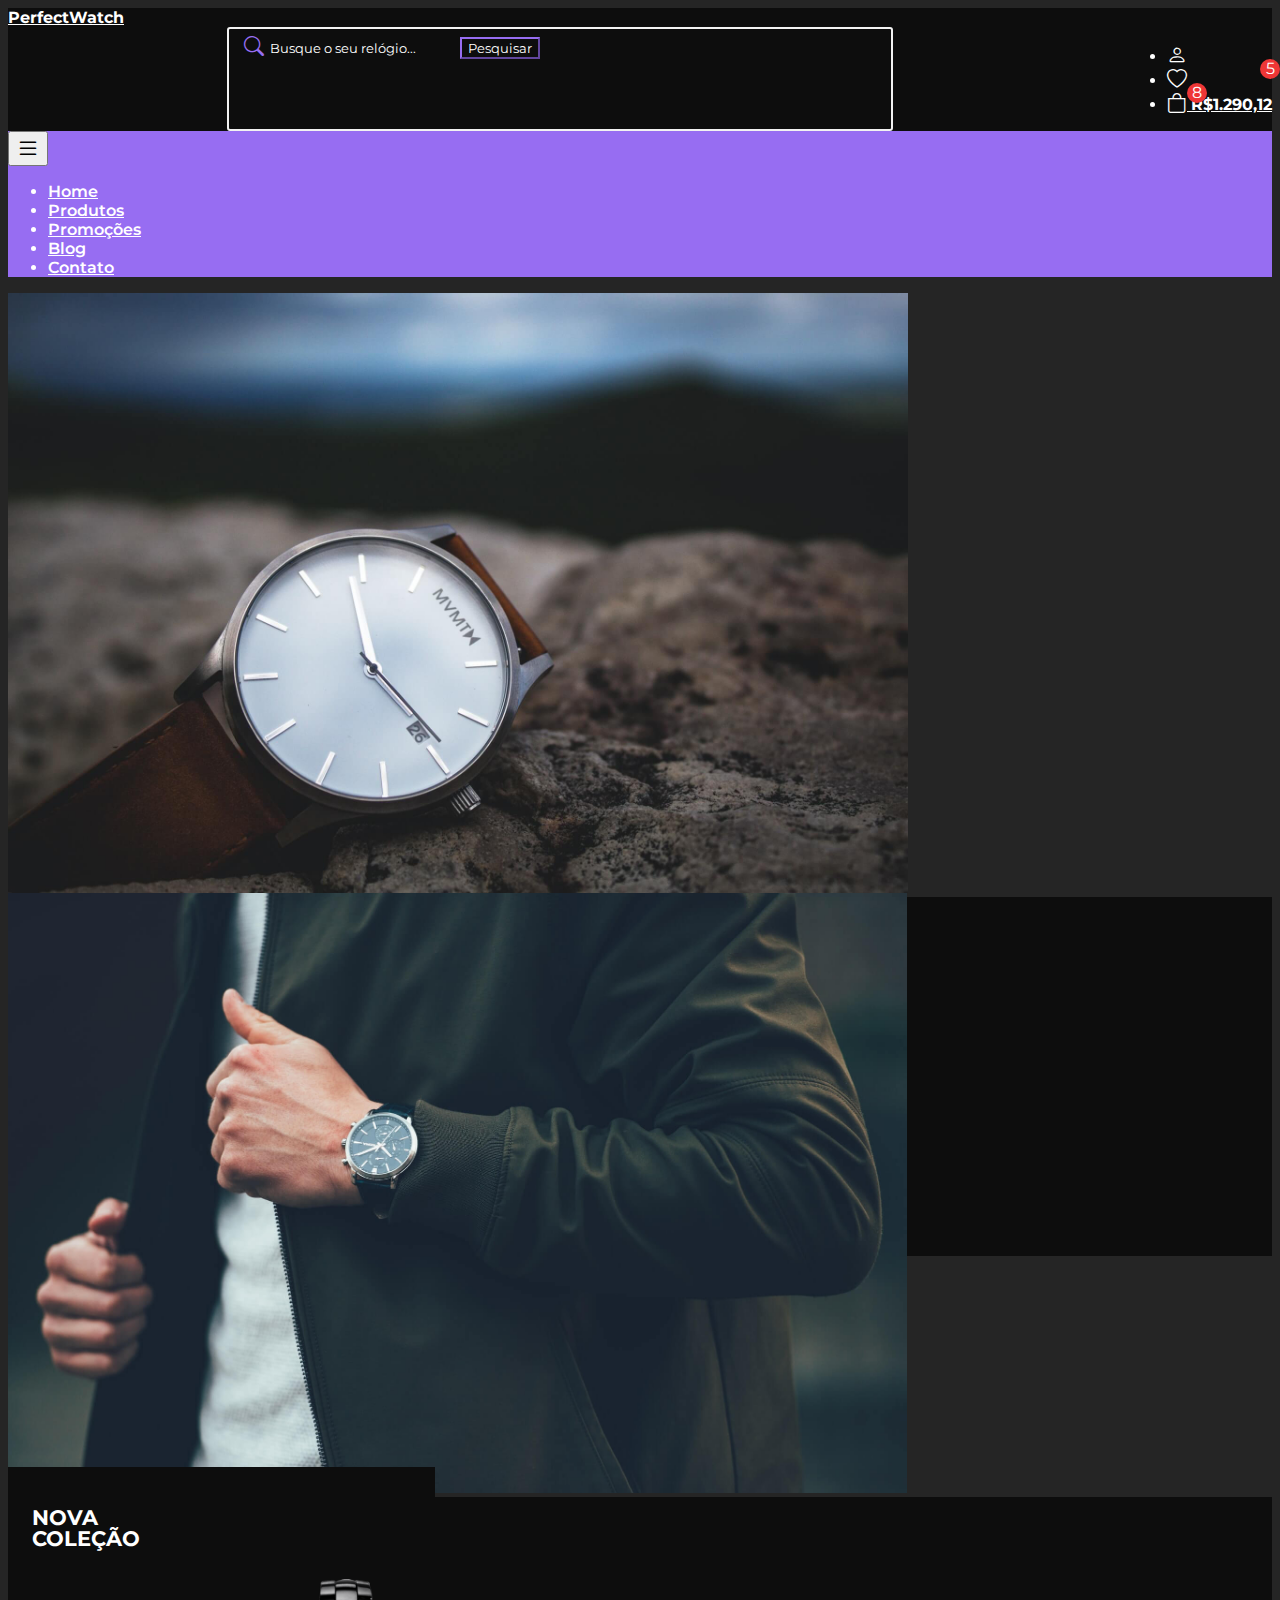
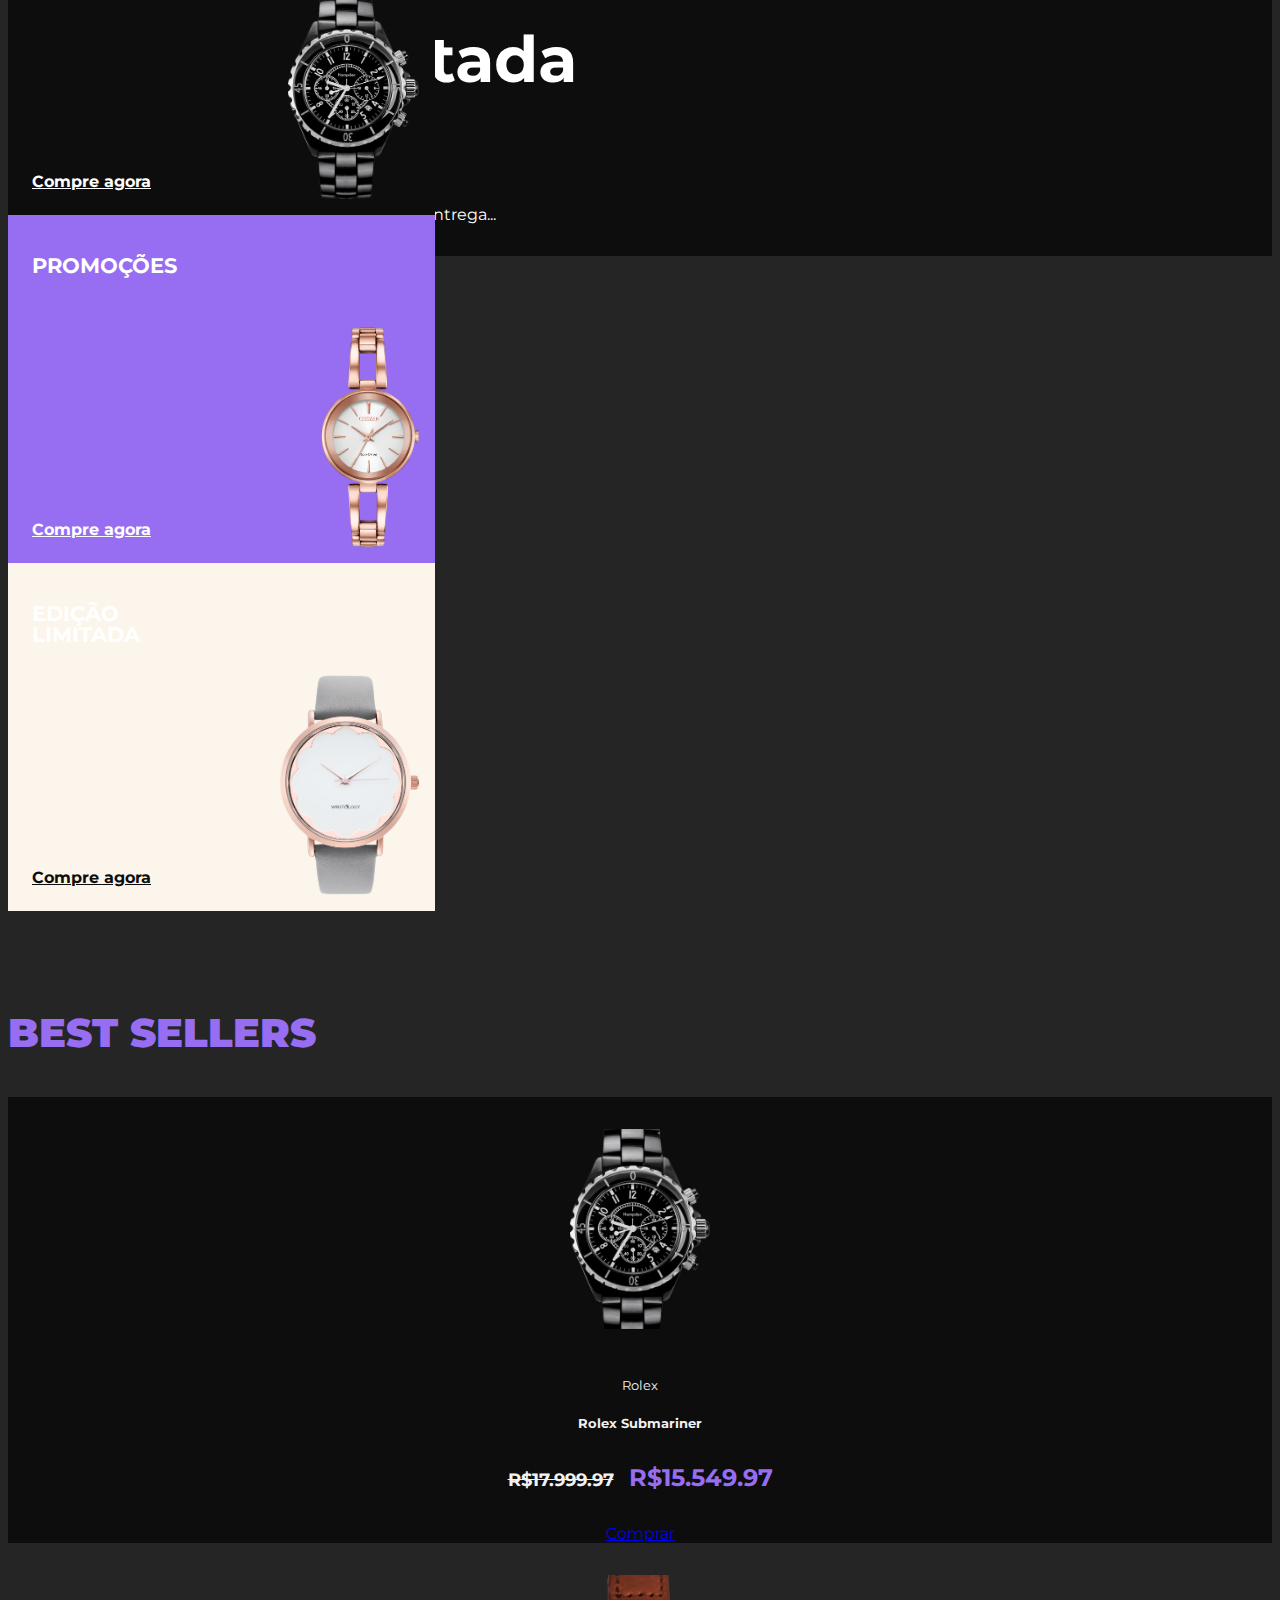
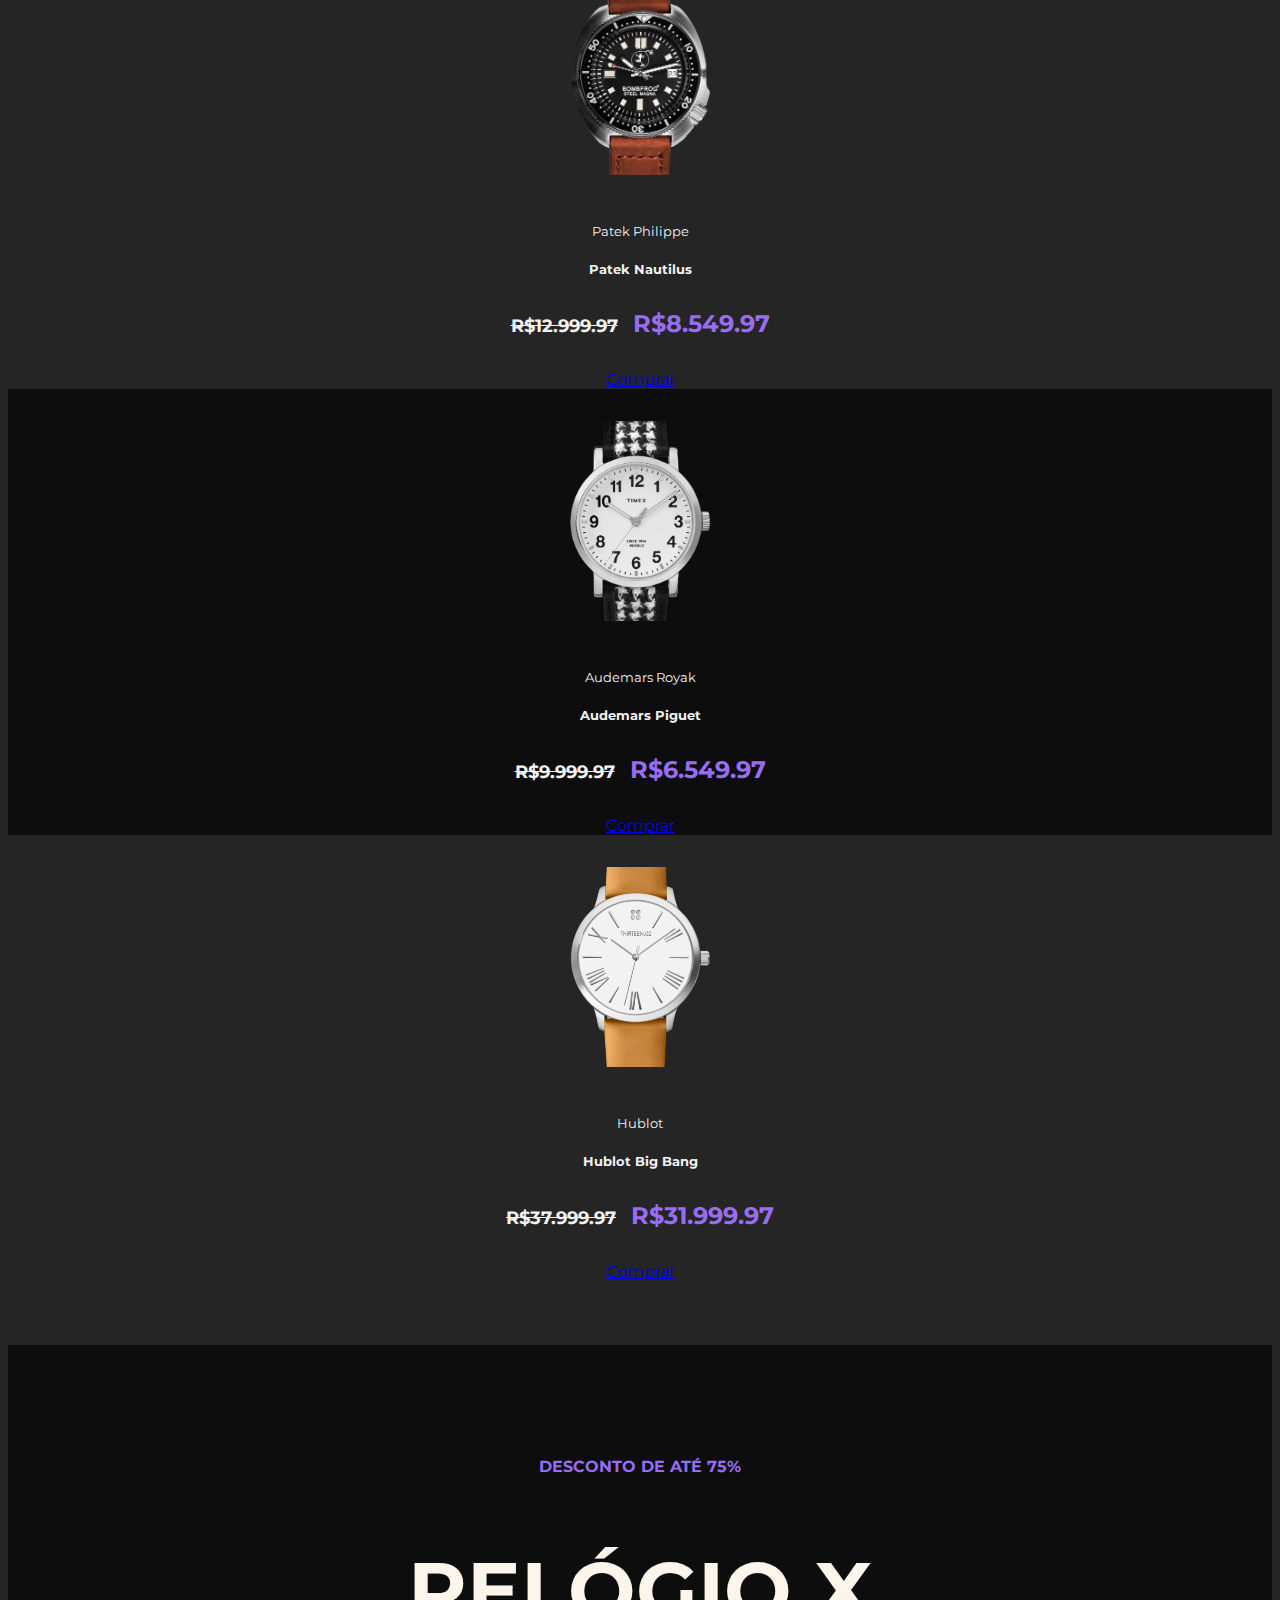
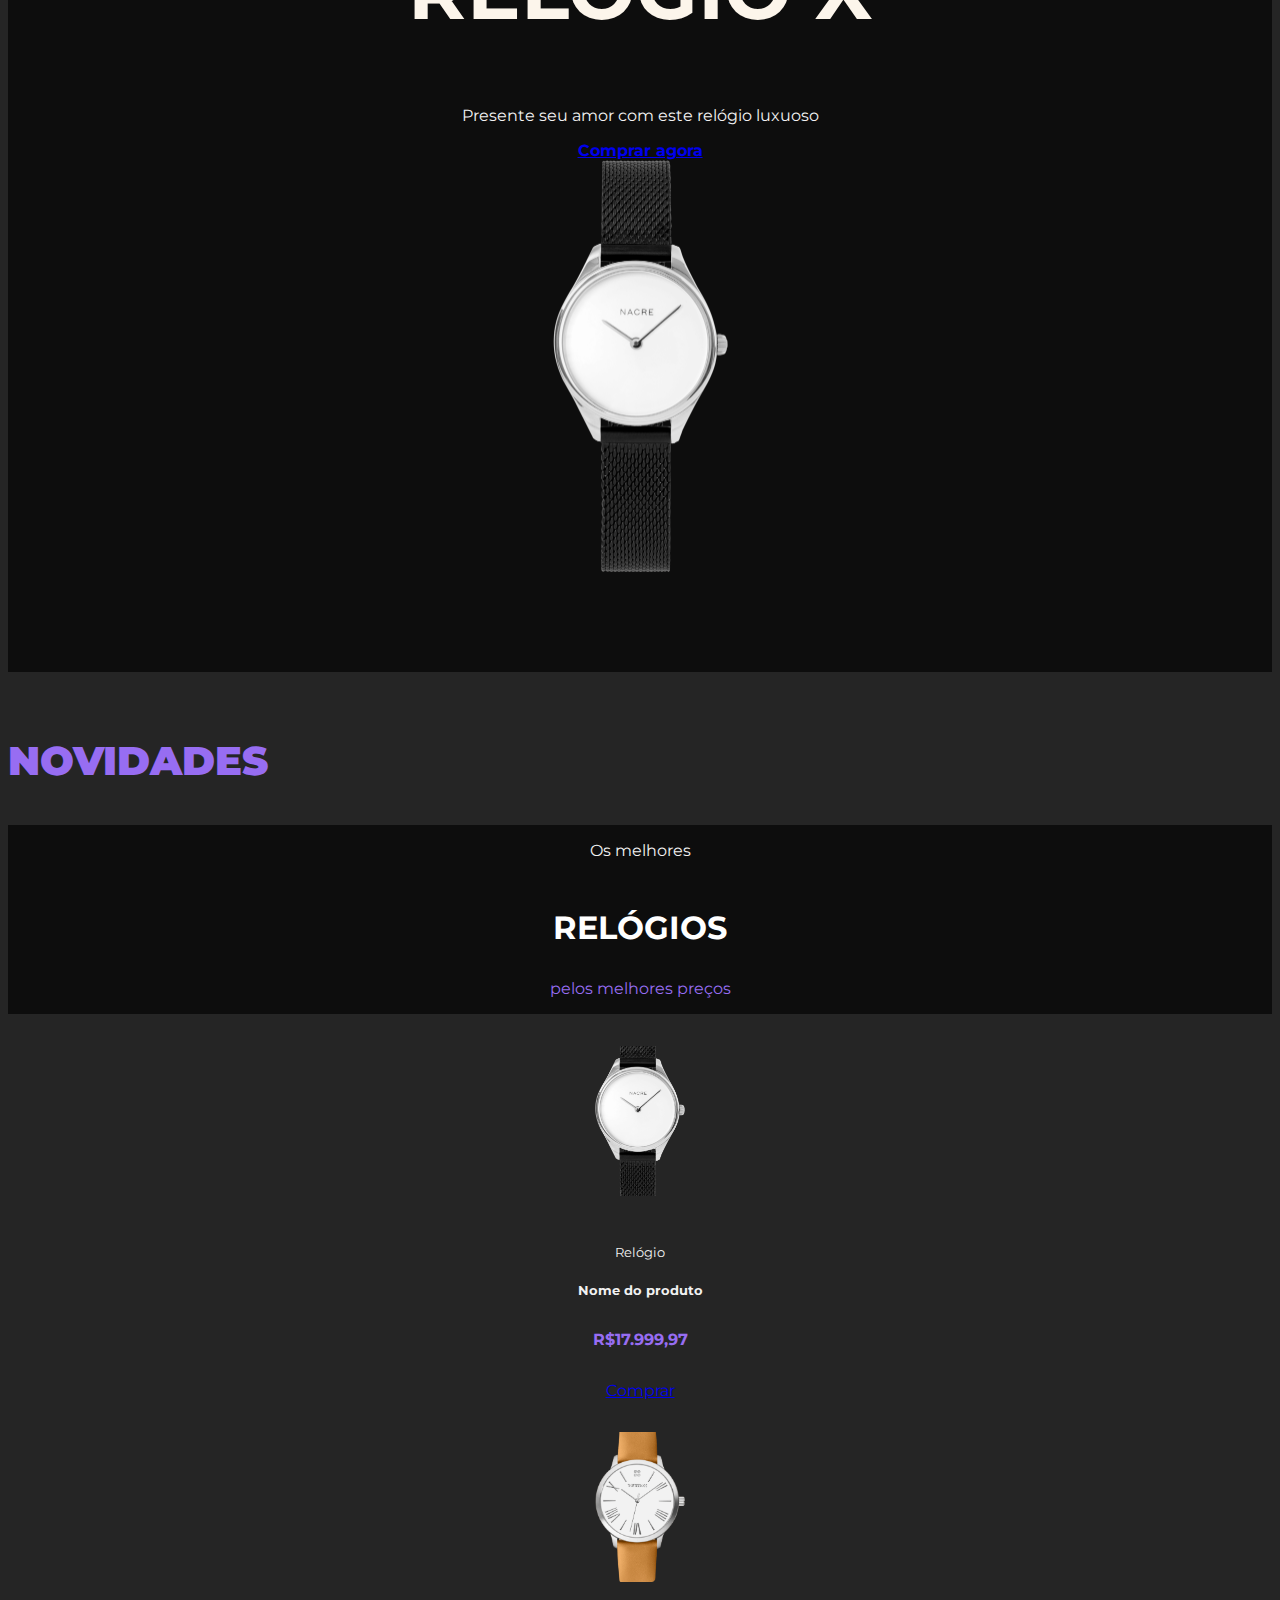
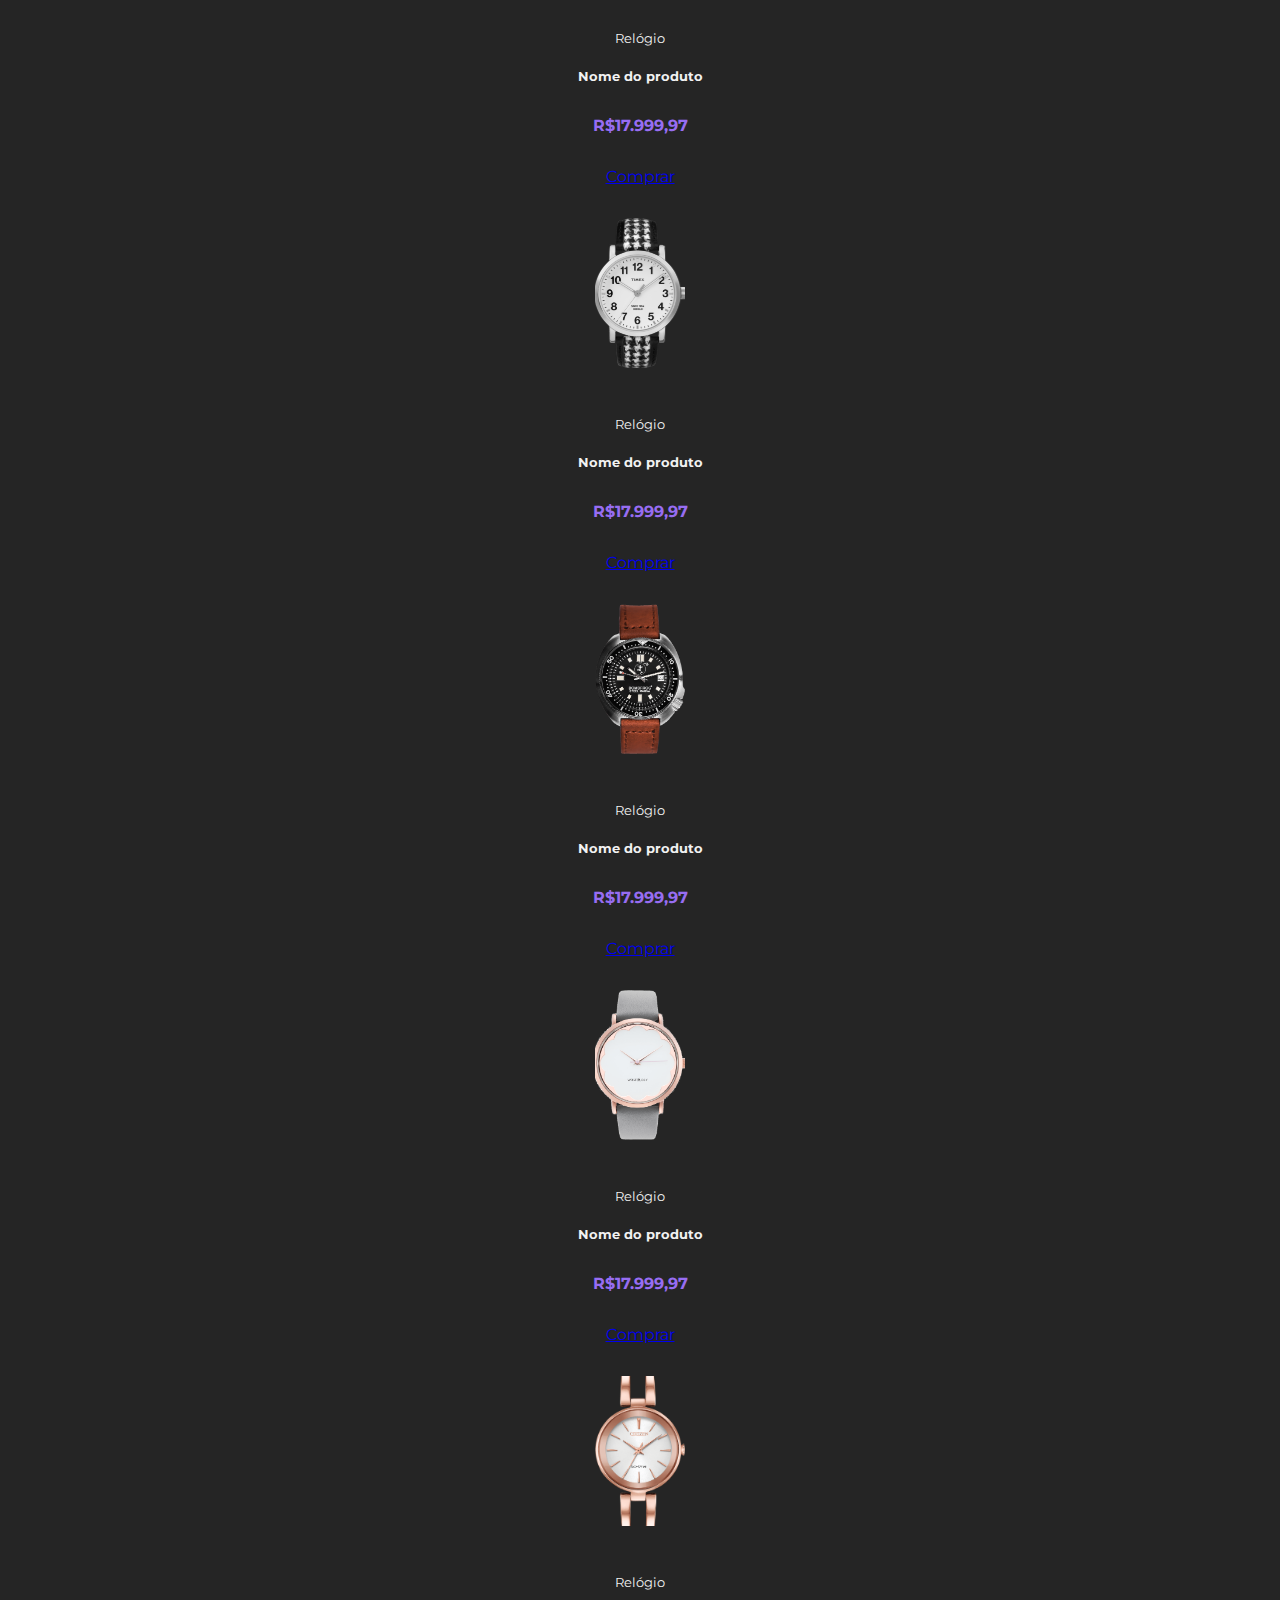
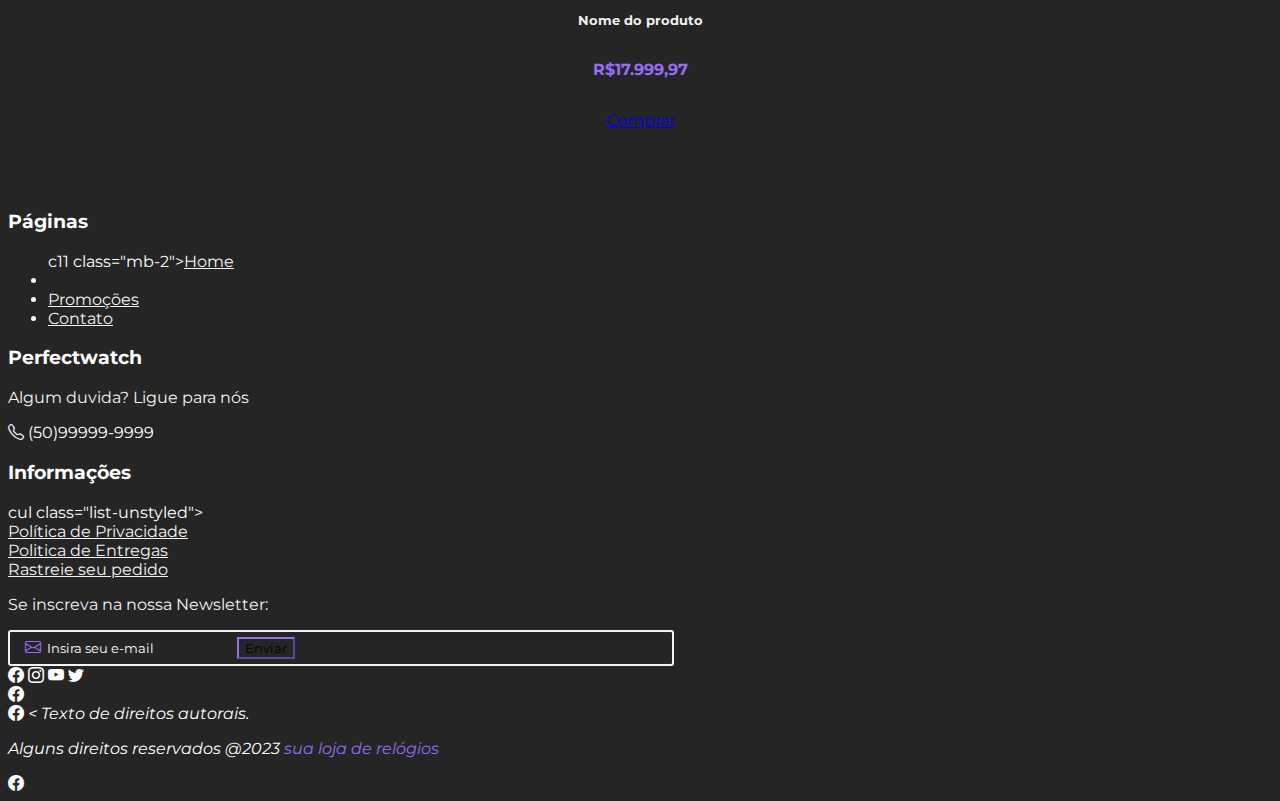
<file: 11_EX_Navbar/index.html>
<!DOCTYPE html>
<html lang="pt-br">
<head>
  <meta charset="UTF-8">
  <meta http-equiv="X-UA-Compatible" content="IE=edge">
  <meta name="viewport" content="width=device-width, initial-scale=1.0">
  <title>PerfectWatch</title>

  <!-- Favicon -->
  <link rel="shortcut icon" href="img/favicon.ico" type="image/x-icon">

  <!-- Google fonts -->
  <link rel="preconnect" href="https://fonts.googleapis.com">
  <link rel="preconnect" href="https://fonts.gstatic.com" crossorigin>
  <link href="https://fonts.googleapis.com/css2?family=Montserrat:ital,wght@0,100;0,200;0,300;0,400;0,500;0,600;0,700;0,800;0,900;1,100;1,200;1,300;1,400;1,500;1,600;1,700;1,800;1,900&display=swap" rel="stylesheet">

  <!-- Link (Bootstrap) -->
  <link href="https://cdn.jsdelivr.net/npm/bootstrap@5.3.1/dist/css/bootstrap.min.css" rel="stylesheet" integrity="sha384-4bw+/aepP/YC94hEpVNVgiZdgIC5+VKNBQNGCHeKRQN+PtmoHDEXuppvnDJzQIu9" crossorigin="anonymous">
  
  <!-- Link para (Bootstrap Icons) -->
  <link rel="stylesheet" href="https://cdn.jsdelivr.net/npm/bootstrap-icons@1.10.5/font/bootstrap-icons.css">

  <!-- Link CSS (Próprio) -->
  <link rel="stylesheet" href="css/styles.css">

  <!-- JavaScript Bundle with Popper -->
  <script src="https://cdn.jsdelivr.net/npm/bootstrap@5.3.1/dist/js/bootstrap.bundle.min.js" integrity="sha384-HwwvtgBNo3bZJJLYd8oVXjrBZt8cqVSpeBNS5n7C8IVInixGAoxmnlMuBnhbgrkm" crossorigin="anonymous" defer></script>
  
</head>
<body>
  <!-- NAVBAR -->
 <nav class="navbar navbar-expand-lg destaque py-4 px-2" id="navbar">
    <div class="container">
      <!-- LOGO -->
      <a class="navbar-brand" href="#">PerfectWatch</a>
      <!-- ITENS -->
      <div id="navbar-items">
        <div></div>

        <!-- FORMULARIO -->
        <form class="d-flex" id="search-form">
          <i class="bi bi-search primary-color"></i>
          <input class="form-control me-2" type="search" placeholder="Busque o seu relógio..." aria-label="Search">
          <button class="btn secondary-bg-color" type="submit">Pesquisar</button>
        </form>

        <!-- ICONES BARRA -->
        <ul class="navbar-nav mb-2 mb-lg-0">
          <li class="nav-item">
            <a class="nav-link" href="#">
              <i class="bi bi-person"></i>
            </a>
          </li>
          <li class="nav-item">
            <a class="nav-link" href="#">
              <i class="bi bi-heart"></i>
            </a>
            <span class="qty-info">5</span>
          </li>
          <li class="nav-item" id="bag-item">
            <a class="nav-link" href="#">
              <i class="bi bi-bag"></i>
              <b>R$1.290,12</b>
            </a>
            <span class="qty-info">8</span>
          </li>
        </ul>
      </div>
    </div>
  </nav>

      <!-- BARRA NAVEGAÇÃO -->

        <nav class="navbar navbar-expand-lg secondary-bg-color p-2" id="bottom-navbar-container">
          <div class="container">
            <button class="navbar-toggler" type="button" data-bs-toggle="collapse" data-bs-target="#bottom-navbar" aria-controls="bottom-navbar" aria-expanded="false" aria-label="Toggle navigation">
              <i class="bi bi-list"></i>
            </button>

            <!-- ITENS NAVEGAÇÃO -->
            <ul class="navbar-nav mb-2 mb-lg-0 collapse navbar-collapse" id="bottom-navbar">
                <li class="nav-item sobre">
                  <a class="nav-link" href="#">
                  Home
                  </a>
                </li>
                <li class="nav-item sobre">
                  <a class="nav-link" href="#">
                  Produtos
                  </a>
                </li>
                <li class="nav-item sobre">
                  <a class="nav-link" href="#">
                  Promoções
                  </a>
                </li>
                <li class="nav-item sobre">
                  <a class="nav-link" href="#">
                  Blog
                  </a>
                </li>
                <li class="nav-item sobre">
                  <a class="nav-link" href="#">
                  Contato
                  </a>
                </li>
            </ul>
          </div>
        </nav>


        <!-- Banners -->

    <div class="container" id="banners-container">
      <div id="slider" class="carousel slide" data-bs-ride="carousel">
        <div class="carousel-inner">
          <div class="carousel-item active">
            <img src="img/banner1.jpg" alt="..." class="d-block w-100 img-fluid">
            <div class="carousel-caption destaque">
              <h5>Relógios de luxo</h5>
              <p>Para você estar pronto em qualquer situação</p>
            </div>
          </div>
          <div class="carousel-item">
            <img src="img/banner3.jpg" alt="..." class="d-block w-100 img-fluid">
            <div class="carousel-caption destaque">
              <h5>Linha importada</h5>
              <p>Conheça os melhores relógios suícos, com pronta entrega...</p>
            </div>
          </div>
        </div>

        <button class="carousel-control-prev" type="button" data-bs-target="#slider" data-bs-slide="prev">
          <span class="carousel-control-prev-icon" aria-hidden="true"></span>
          <span class="visually-hidden">Previous</span>
        </button>
        <button class="carousel-control-next" type="button" data-bs-target="#slider" data-bs-slide="next">
          <span class="carousel-control-next-icon" aria-hidden="true"></span>
          <span class="visually-hidden">Next</span>
        </button>
      </div>

      <div class="container" id="mini-banners">
        <div class="row justify-content-around">
          <div class="col-12 dark-bg-color" id="mini-banner-1">
            <h2>Nova coleção</h2>
            <img src="img/relogio1.png" alt="Relógio 1">
            <a href="#">Compre agora</a>
          </div>
          <div class="col-12 secondary-bg-color" id="mini-banner-2">
            <h2>Promoções</h2>
            <img src="img/relogio2.png" alt="Relógio 2">
            <a href="#">Compre agora</a>
          </div>
          <div class="col-12 light-bg-color" id="mini-banner-3">
            <h2 class="text-dark">Edição limitada</h2>
            <img src="img/relogio3.png" alt="Relógio 3">
            <a href="#">Compre agora</a>
          </div>
        </div>
      </div>
    </div>
    <!-- BEST SELLERS -->

    <div class="container" id="best-sellers">
      <h2 class="title primary-color">Best Sellers</h2>

      <div class="row">
        <div class="col-12 col-md-3">
          <div class="card destaque">
            <img src="img/relogio1.png" alt="Relógio" class="card-img-top img-fluid">
            <div class="card-body">
              <p class="card-category secondary-color">Rolex</p>
              <h5 class="card-title secondary-color">Rolex Submariner</h5>
              <p class="card-text primary-color">
                <span class="original-price">R$17.999.97</span>
                <span class="discount-price">R$15.549.97</span>
              </p>
              <a href="#" class="btn btn-primary">Comprar</a>
            </div>
          </div>
        </div>
        <div class="col-12 col-md-3">
          <div class="card primary-bg-color">
            <img src="img/relogio4.png" alt="Relógio" class="card-img-top img-fluid">
            <div class="card-body">
              <p class="card-category secondary-color">Patek Philippe</p>
              <h5 class="card-title secondary-color">Patek Nautilus</h5>
              <p class="card-text primary-color">
                <span class="original-price">R$12.999.97</span>
                <span class="discount-price">R$8.549.97</span>
              </p>
              <a href="#" class="btn btn-primary">Comprar</a>
            </div>
          </div>
        </div>
        <div class="col-12 col-md-3">
          <div class="card destaque">
            <img src="img/relogio5.png" alt="Relógio" class="card-img-top img-fluid">
            <div class="card-body">
              <p class="card-category secondary-color">Audemars Royak</p>
              <h5 class="card-title secondary-color">Audemars Piguet</h5>
              <p class="card-text primary-color">
                <span class="original-price">R$9.999.97</span>
                <span class="discount-price">R$6.549.97</span>
              </p>
              <a href="#" class="btn btn-primary">Comprar</a>
            </div>
          </div>
        </div>
        <div class="col-12 col-md-3">
          <div class="card primary-bg-color">
            <img src="img/relogio6.png" alt="Relógio" class="card-img-top img-fluid">
            <div class="card-body">
              <p class="card-category secondary-color">Hublot</p>
              <h5 class="card-title secondary-color">Hublot Big Bang</h5>
              <p class="card-text primary-color">
                <span class="original-price">R$37.999.97</span>
                <span class="discount-price">R$31.999.97</span>
              </p>
              <a href="#" class="btn btn-primary">Comprar</a>
            </div>
          </div>
        </div>
      </div>
    </div>

    <div class="container-fluid" id="bottom-banner">
      <div class="row">
        <div class="col-12 col-md-8">
          <p class="primary-color offer-subtitle">Desconto de até 75%</p>
          <h2 class="light-color">Relógio X</h2>
          <p class="secondary-color">Presente seu amor com este relógio luxuoso</p>
          <a href="#" class="btn btn-primary">Comprar agora</a>
        </div>

        <div class="col-12 col-md-4">
          <img src="img/relogio7.png" alt="Relógio 7">
        </div>
      </div>
    </div>
    <!-- Novidades -->

<div class="container" id="new-products">
  <h2 class="title primary-color">Novidades</h2>
  <div class="row">
 <div class="col-12 col-md-3 d-none d-md-flex" id="new-products-banner">
 <p class="secondary-color">Os melhores</p>
 <h3>Relógios</h3>
  <p class="primary-color">pelos melhores preços</p>
  </div>
  <!-- Primeiro Produto -->
 <div class="col-12 col-md-9">
  <div class="row">
  <div class="col-12 col-md-4">
  <div class="card primary-bg-color">
  <img src="img/relogio7.png" class="card-img-top img-fluid" alt="Relógio">
  <div class="card-body">
  <!-- Categoria do produto -->
  <p class="card-category secondary-color">Relógio</p> <!-- Título do produto -->
  <h5 class="card-title secondary-color">Nome do produto</h5>
  <!-- Preço do produto -->
  <p class="card-text primary-color">R$17.999,97</p>
  <!-- Botão de compra -->
  <a href="#" class="btn btn-primary">Comprar</a>
  </div>
  </div>
  </div>
  <!-- Segundo produto -->
    <div class="col-12 col-md-4">
    <div class="card primary-bg-color">
    <img src="img/relogio6.png" class="card-img-top img-fluid" alt="Relógio">
    <div class="card-body">
    <p class="card-category secondary-color">Relógio</p>
    <h5 class="card-title secondary-color">Nome do produto</h5>
    <p class="card-text primary-color">R$17.999,97</p>
    <a href="#" class="btn btn-primary">Comprar</a>
    </div>
    </div>
    </div>


    <!-- Terceiro produto -->
      <div class="col-12 col-md-4">
      <div class="card primary-bg-color">
      <img src="img/relogio5.png" class="card-img-top img-fluid" alt="Relógio">
      <div class="card-body">
      <p class="card-category secondary-color">Relógio</p>
      <h5 class="card-title secondary-color">Nome do produto</h5>
      <p class="card-text primary-color">R$17.999,97</p>
      <a href="#" class="btn btn-primary">Comprar</a>
      </div>
      </div>
      </div>


      <!-- Quarto Produto -->
        <div class="col-12 col-md-4">
        <div class="card primary-bg-color">
        <img src="img/relogio4.png" class="card-img-top img-fluid" alt="Relógio">
        <div class="card-body">
        <p class="card-category secondary-color">Relógio</p>
        <h5 class="card-title secondary-color">Nome do produto</h5>
        <p class="card-text primary-color">R$17.999,97</p>
        <a href="#" class="btn btn-primary">Comprar</a>
        </div>
        </div>
        </div>


        <!-- Quinto Produto -->
          <div class="col-12 col-md-4">
          <div class="card primary-bg-color">
          <img src="img/relogio3.png" class="card-img-top img-fluid" alt="Relógio">
          <div class="card-body">
          <p class="card-category secondary-color">Relógio</p>
          <h5 class="card-title secondary-color">Nome do produto</h5>
          <p class="card-text primary-color">R$17.999,97</p>
          <a href="#" class="btn btn-primary">Comprar</a>
          </div>
          </div>
          </div>

          <!-- Sexto Produto -->
            <div class="col-12 col-md-4">
            <div class="card primary-bg-color">
            <img src="img/relogio2.png" class="card-img-top img-fluid" alt="Relógio">
            <div class="card-body">
            <p class="card-category secondary-color">Relógio</p>
            <h5 class="card-title secondary-color">Nome do produto</h5>
            <p class="card-text primary-color">R$17.999,97</p>
            <a href="#" class="btn btn-primary">Comprar</a>
            </div>
            </div>
            </div>
            </div>
            </div>
            </div>
            </div>

            <!-- GALLERY -->

              <div class="container-fluid" id="gallery">
              
              <div class="row">
              
              <!-- Colunas para as imagens da galeria -->
              
              <div class="col-6 col-md-2 image-container" id="instal"></div>
              
              <div class="col-6 col-md-2 image-container" id="insta2"></div>
              
              <div class="col-6 col-md-2 image-container" id="insta3"></div> <div class="col-6 col-md-2 image-container" id="insta4"></div>
              
              <div class="col-6 col-md-2 image-container" id="insta5"></div>
              
              <div class="col-6 col-md-2 image-container" id="insta6"></div>
              
              </div>
              
              </div>
              
              <!-- FOOTER -->
              
              <footer id="footer">
              
              <div class="container-fluid" id="footer-links-container">
              
              <div class="row">
              
              <!-- Coluna para links de paginas -->
              
              <div class="col-12 col-md-4 footer-column">
              
              <h3>Páginas</h3>
              
              <!--  Lista de links de paginas -->  
              <ul class="list-unstyled">
              
              c11 class="mb-2"><a href="#" class="secondary-color">Home</a></li> <li class="mb-2"><a href="#" class="secondary-color" Categorias   </a></li> <li class="mb-2"><a href="#" class="secondary-color">Promoções</a></li>
              
              <li class="mb-2"><a href="#" class="secondary-color">Contato</a></li> </ul>
              
              </div>
              
              <div class="col-12 col-md-4 footer-column" id="footer-center">
              
              <h3>Perfectwatch</h3>
              
              <p class="secondary-color">Algum duvida? Ligue para nós</p>
              
              <p class="store-phone"><i class="bi bi-telephone"></i> (50)99999-9999</p>
              
              </div>
              
              <div class="col-12 col-md-4 footer-column">
              
              <h3>Informações</h3> cul class="list-unstyled">
              
              <li class="mb-2"><a href="#" class="secondary-color">Política de Privacidade</a></
              
              H>
              
              <li class="mb-2"><a href="#" class="secondary-color">Politica de Entregas</a></li>
              
              <li class="mb-2"><a href="#" class="secondary-color">Rastreie seu pedido</a></li>
              
              </ul>
              
              </div>
              
              </div>
              
              </div>
              
              <!-- Seção para a newsletter --> <div class="container-fluid" id="newsletter-container">
              
              <div class="col-12"> <div class="row">
              
              <p class="secondary-color">Se inscreva na nossa Newsletter:</p>
              
              <!-- cl. Formulário para inscrição no newsletter --> 
               <form class="d-flex" id="news-form">
              
              <i class="bi bi-envelope primary-color"></i>
              
              <input class="form-control me-2" placeholder="Insira seu e-mail">
              
              <button class="btn secondary-bg-color" type="submit">Enviar</button>
              
              </form>
              
              </div> </div>
              
              <!-- Icones de redes sociais --> <div class="col-12" id="social-container">
              
              <i class="bi bi-facebook"></>
              
              <i class="bi bi-instagram"></i>
              
              <i class="bi bi-youtube"></i>
              
              <i class="bi bi-twitter"></i>
              
              </div>
              
              </div>
              
              < Texto de direitos autorais. <div class="container" id="copy-container">
              
              <p>Alguns direitos reservados @2023 <span class="primary-color" PerfectWatch</span> sua loja de relógios</p>
              
              </div>
              
              </footer>
</body>
</html>
</file>
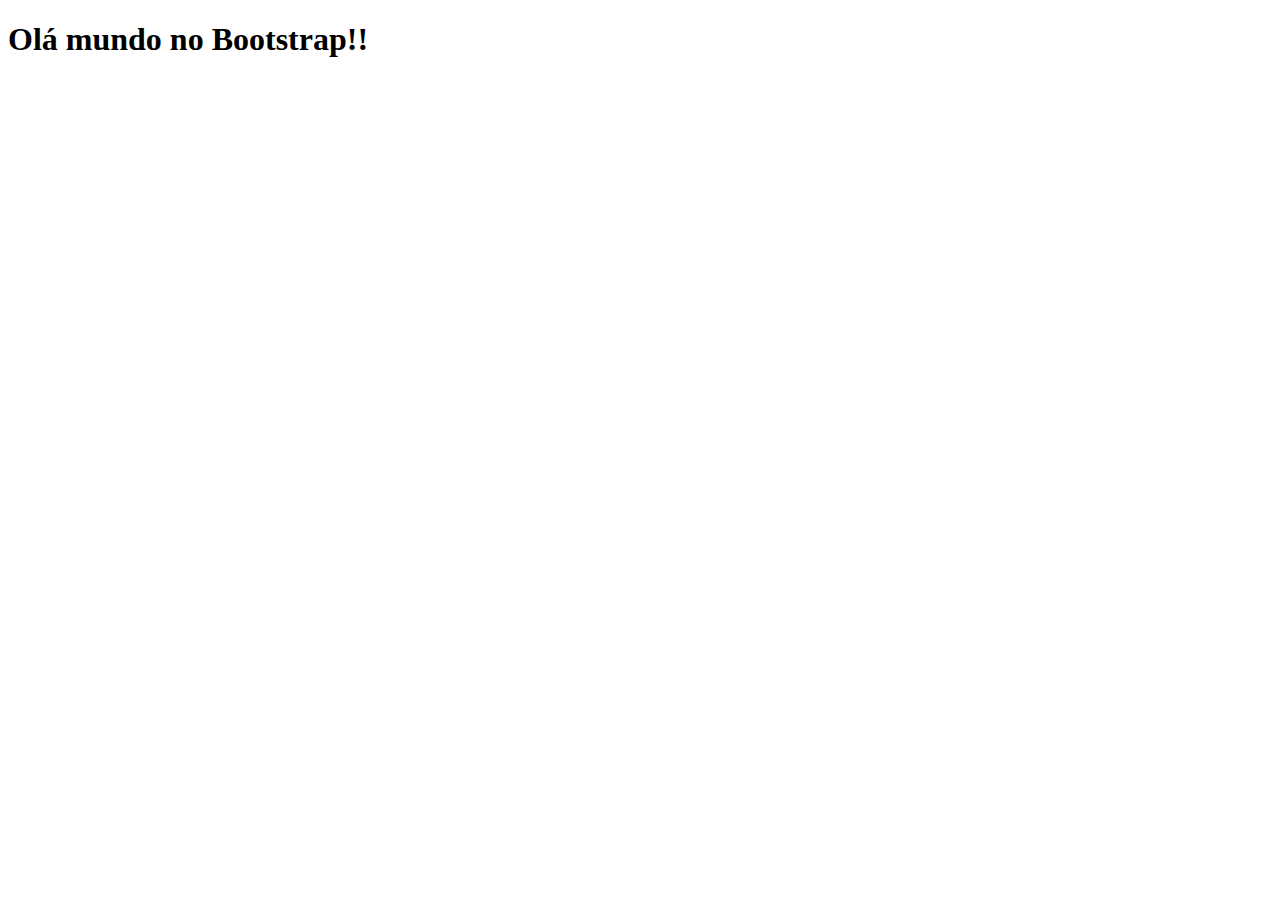
<file: 1_Instalação_CDN/index.html>
<!DOCTYPE html>
<html lang="pt-br">
<head>
    <meta charset="UTF-8">
    <meta name="viewport" content="width=device-width, initial-scale=1.0">
    <title>Bootstrap por CDN</title>
    <!-- ana cg -->
    <!-- Link para Bootstrap via CDN -->
    <link href="https://cdn.jsdelivr.net/npm/bootstrap@5.3.1/dist/css/bootstrap.min.css" rel="stylesheet" integrity="sha384-4bw+/aepP/YC94hEpVNVgiZdgIC5+VKNBQNGCHeKRQN+PtmoHDEXuppvnDJzQIu9" crossorigin="anonymous">

</head>
<body>
    <h1>Olá mundo no Bootstrap!!</h1>
    
</body>
</html>
</file>
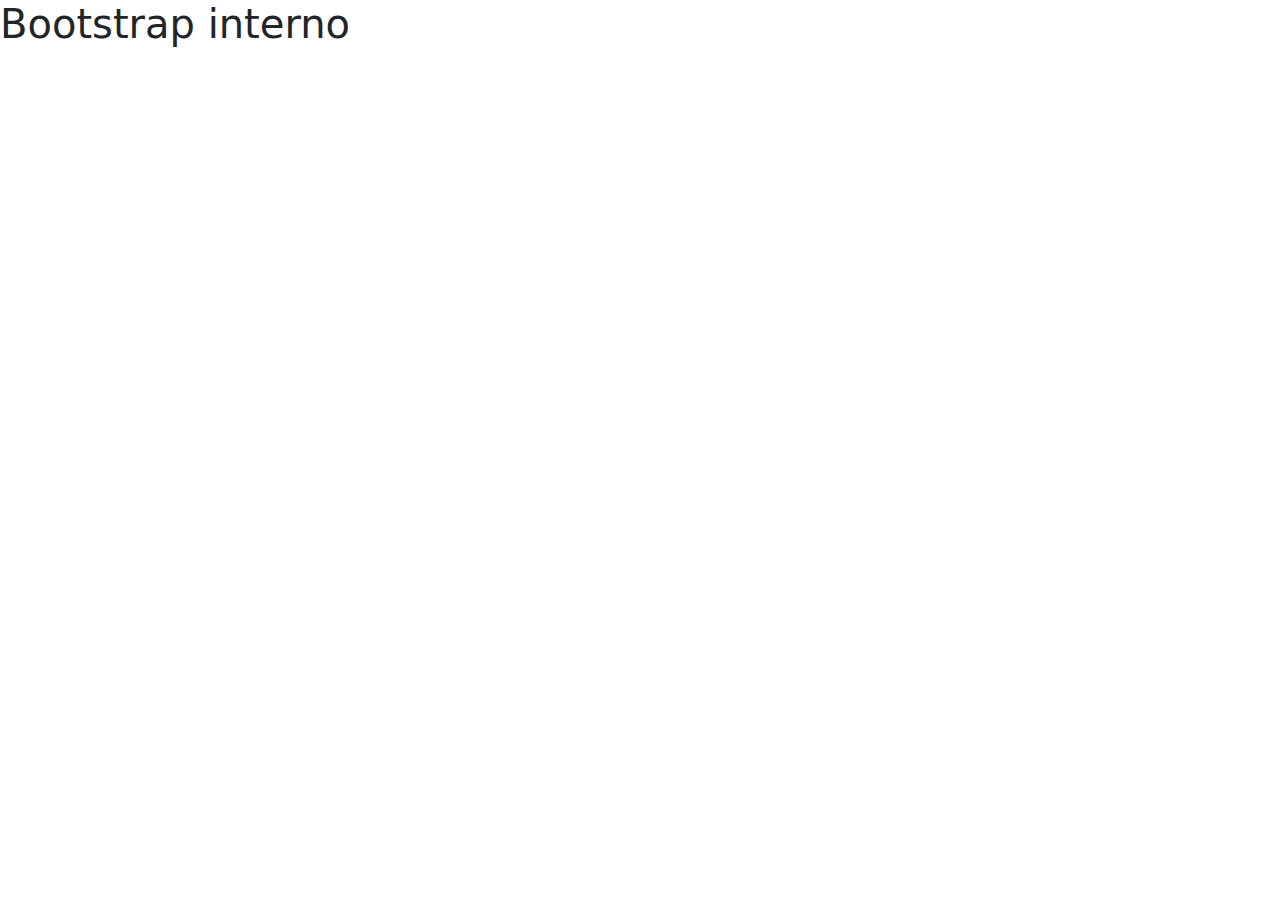
<file: 2_Instalação_intena/index.html>
<!DOCTYPE html>
<html lang="pt-br">
<head>
    <meta charset="UTF-8">
    <meta name="viewport" content="width=device-width, initial-scale=1.0">
    <title>Exemplo intalação interna</title>

    <!-- Link para bootstrap interno -->
    <link rel="stylesheet" href="css/bootstrap.css">

    <!-- Link para JS do bootstrap interno -->
    <script src="js/bootstrap.js"></script>
</head>
<body>
    <h1>Bootstrap interno</h1>
    
</body>
</html>
</file>
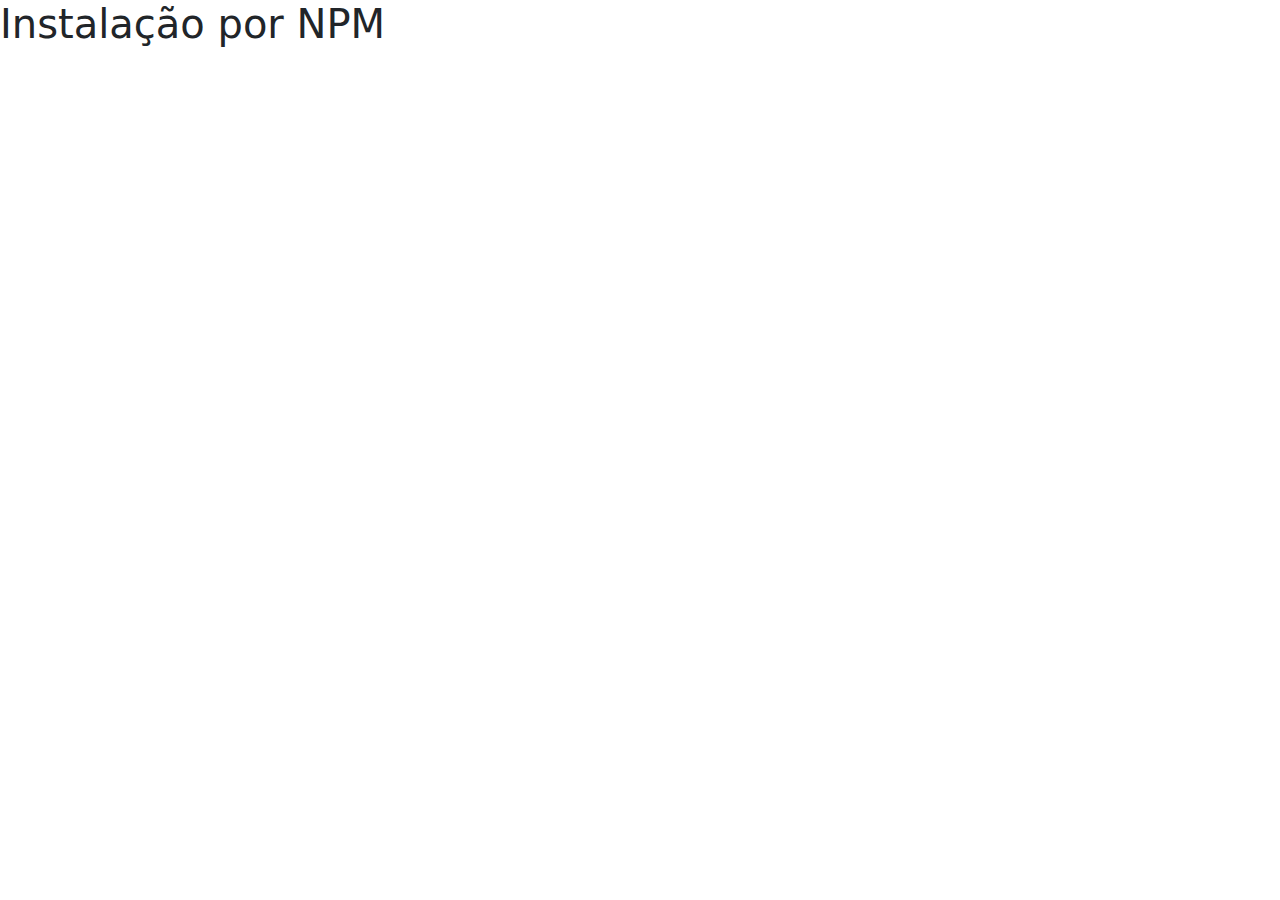
<file: 3_Instalação_NPM/index.html>
<!DOCTYPE html>
<html lang="pt-br">
<head>
    <meta charset="UTF-8">
    <meta name="viewport" content="width=device-width, initial-scale=1.0">
    <title>Instalação por NPM</title>

    <!-- Link para CSS do Bootstrap -->
    <link rel="stylesheet" href="node_modules/bootstrap/dist/css/bootstrap.css">
</head>
<body>
    <h1>Instalação por NPM</h1>
    
</body>
</html>
</file>
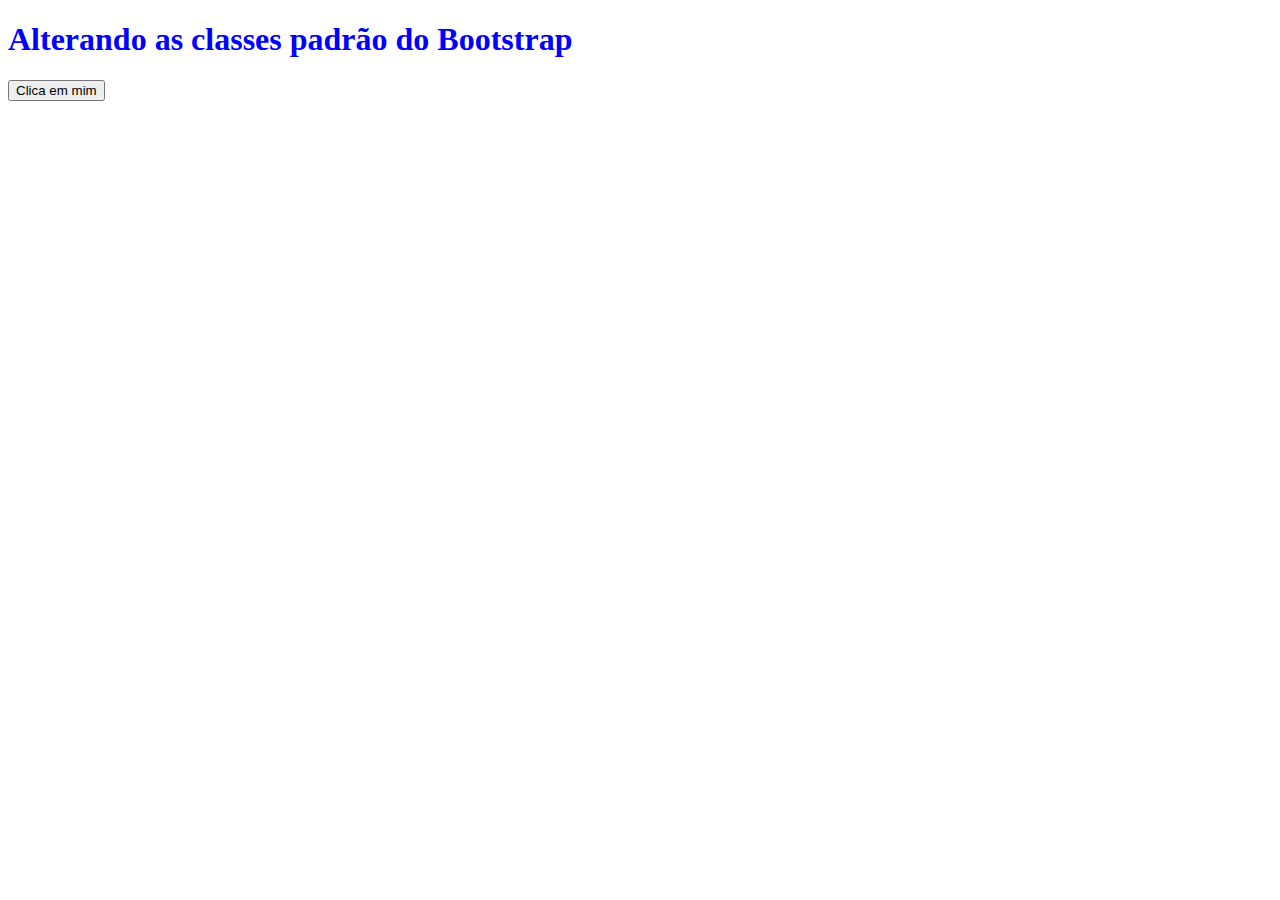
<file: 4_EX_Alterando_classes/index.html>
<!DOCTYPE html>
<html lang="pt-br">
<head>
    <meta charset="UTF-8">
    <meta name="viewport" content="width=device-width, initial-scale=1.0">
    <title>Alterando classes do Bootstrap</title>

    <!-- Link para Bootstrap -->
    <link href="https://cdn.jsdelivr.net/npm/bootstrap@5.3.1/dist/css/bootstrap.min.css" rel="stylesheet" integrity="sha384-4bw+/aepP/YC94hEpVNVgiZdgIC5+VKNBQNGCHeKRQN+PtmoHDEXuppvnDJzQIu9" crossorigin="anonymous">
    <script src="https://cdn.jsdelivr.net/npm/bootstrap@5.3.1/dist/js/bootstrap.bundle.min.js" integrity="sha384-HwwvtgBNo3bZJJLYd8oVXjrBZt8cqVSpeBNS5n7C8IVInixGAoxmnlMuBnhbgrkm" crossorigin="anonymous"></script>
    
    <!-- Link para nosso CSS -->
    <link rel="stylesheet" href="style.css">
    
</head>
<body>
    <h1>Alterando as classes padrão do Bootstrap</h1>
    <button class="btn btn-success">Clica em mim</button>
    
</body>
</html>
</file>
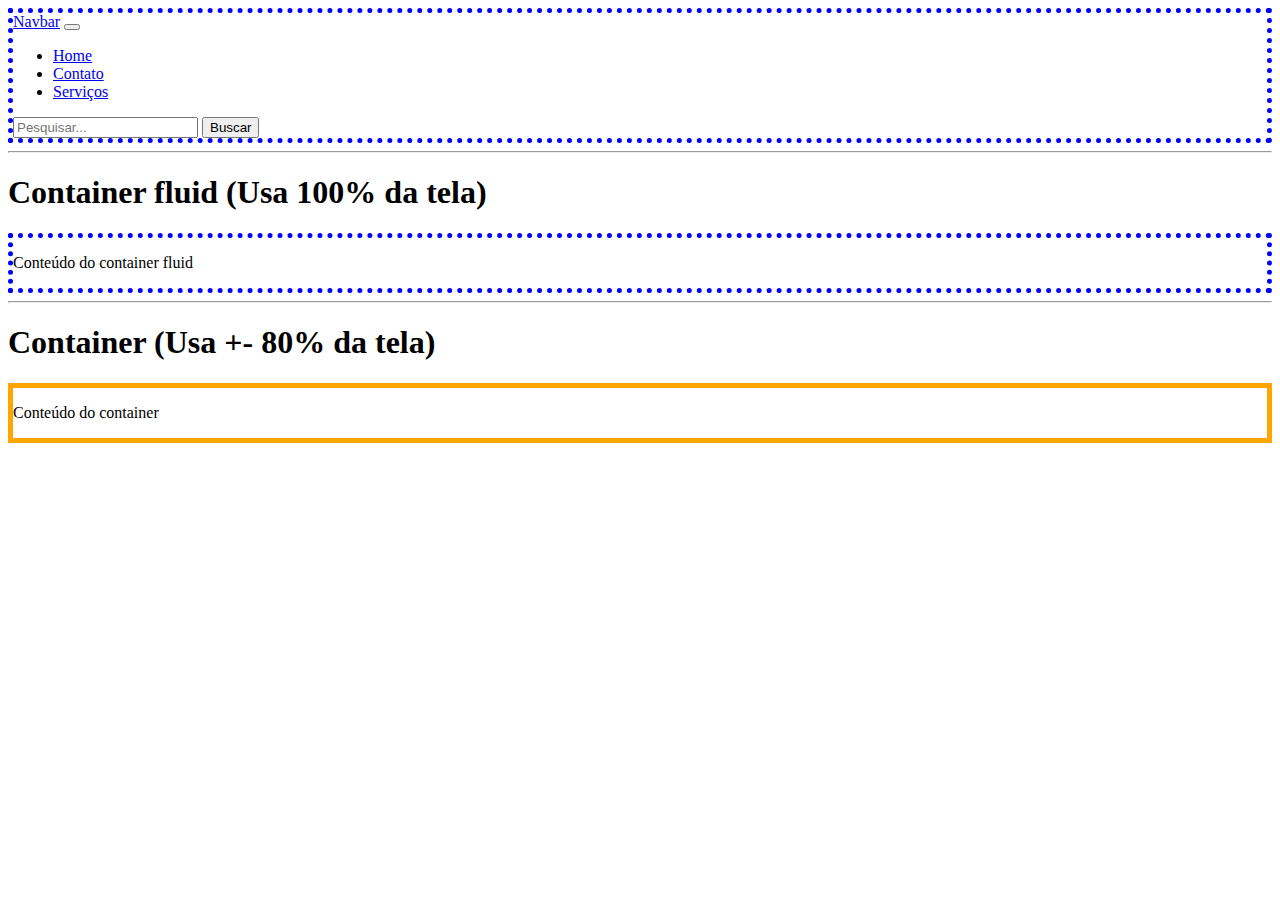
<file: 5_EX_Containers/index.html>
<!DOCTYPE html>
<html lang="pt-br">
<head>
    <meta charset="UTF-8">
    <meta name="viewport" content="width=device-width, initial-scale=1.0">
    <title>Containers</title>

    <!-- Link para o Bootstrap -->
    <link href="https://cdn.jsdelivr.net/npm/bootstrap@5.3.1/dist/css/bootstrap.min.css" rel="stylesheet" integrity="sha384-4bw+/aepP/YC94hEpVNVgiZdgIC5+VKNBQNGCHeKRQN+PtmoHDEXuppvnDJzQIu9" crossorigin="anonymous">
    <script src="https://cdn.jsdelivr.net/npm/bootstrap@5.3.1/dist/js/bootstrap.bundle.min.js" integrity="sha384-HwwvtgBNo3bZJJLYd8oVXjrBZt8cqVSpeBNS5n7C8IVInixGAoxmnlMuBnhbgrkm" crossorigin="anonymous"></script>

    <!-- Link para nosso CSS -->
    <link rel="stylesheet" href="style.css">
</head>
<body>
    <!-- Header -->
    <nav class="navbar navbar-expand-lg bg-body-tertiary">
        <div class="container-fluid">
          <a class="navbar-brand" href="#">Navbar</a>
          <button class="navbar-toggler" type="button" data-bs-toggle="collapse" data-bs-target="#navbarSupportedContent" aria-controls="navbarSupportedContent" aria-expanded="false" aria-label="Toggle navigation">
            <span class="navbar-toggler-icon"></span>
          </button>
          <div class="collapse navbar-collapse" id="navbarSupportedContent">
            <ul class="navbar-nav me-auto mb-2 mb-lg-0">
              <li class="nav-item">
                <a class="nav-link active" aria-current="page" href="#">Home</a>
              </li>
              <li class="nav-item">
                <a class="nav-link" href="#">Contato</a>
              </li>
              <li class="nav-item">
                <a class="nav-link" href="#">Serviços</a>
              </li>
 
            </ul>
            <form class="d-flex" role="search">
              <input class="form-control me-2" type="search" placeholder="Pesquisar..." aria-label="Search">
              <button class="btn btn-outline-danger" type="submit">Buscar</button>
            </form>
          </div>
        </div>
      </nav>

      <!-- _________________________________________________ -->
      <hr>
      <h1>Container fluid (Usa 100% da tela)</h1>
      <div class="container-fluid">
        <p>Conteúdo do container fluid</p>
      </div>

      <hr>
      <h1>Container (Usa +- 80% da tela)</h1>
      <div class="container">
        <p>Conteúdo do container</p>
      </div>
    
</body>
</html>
</file>
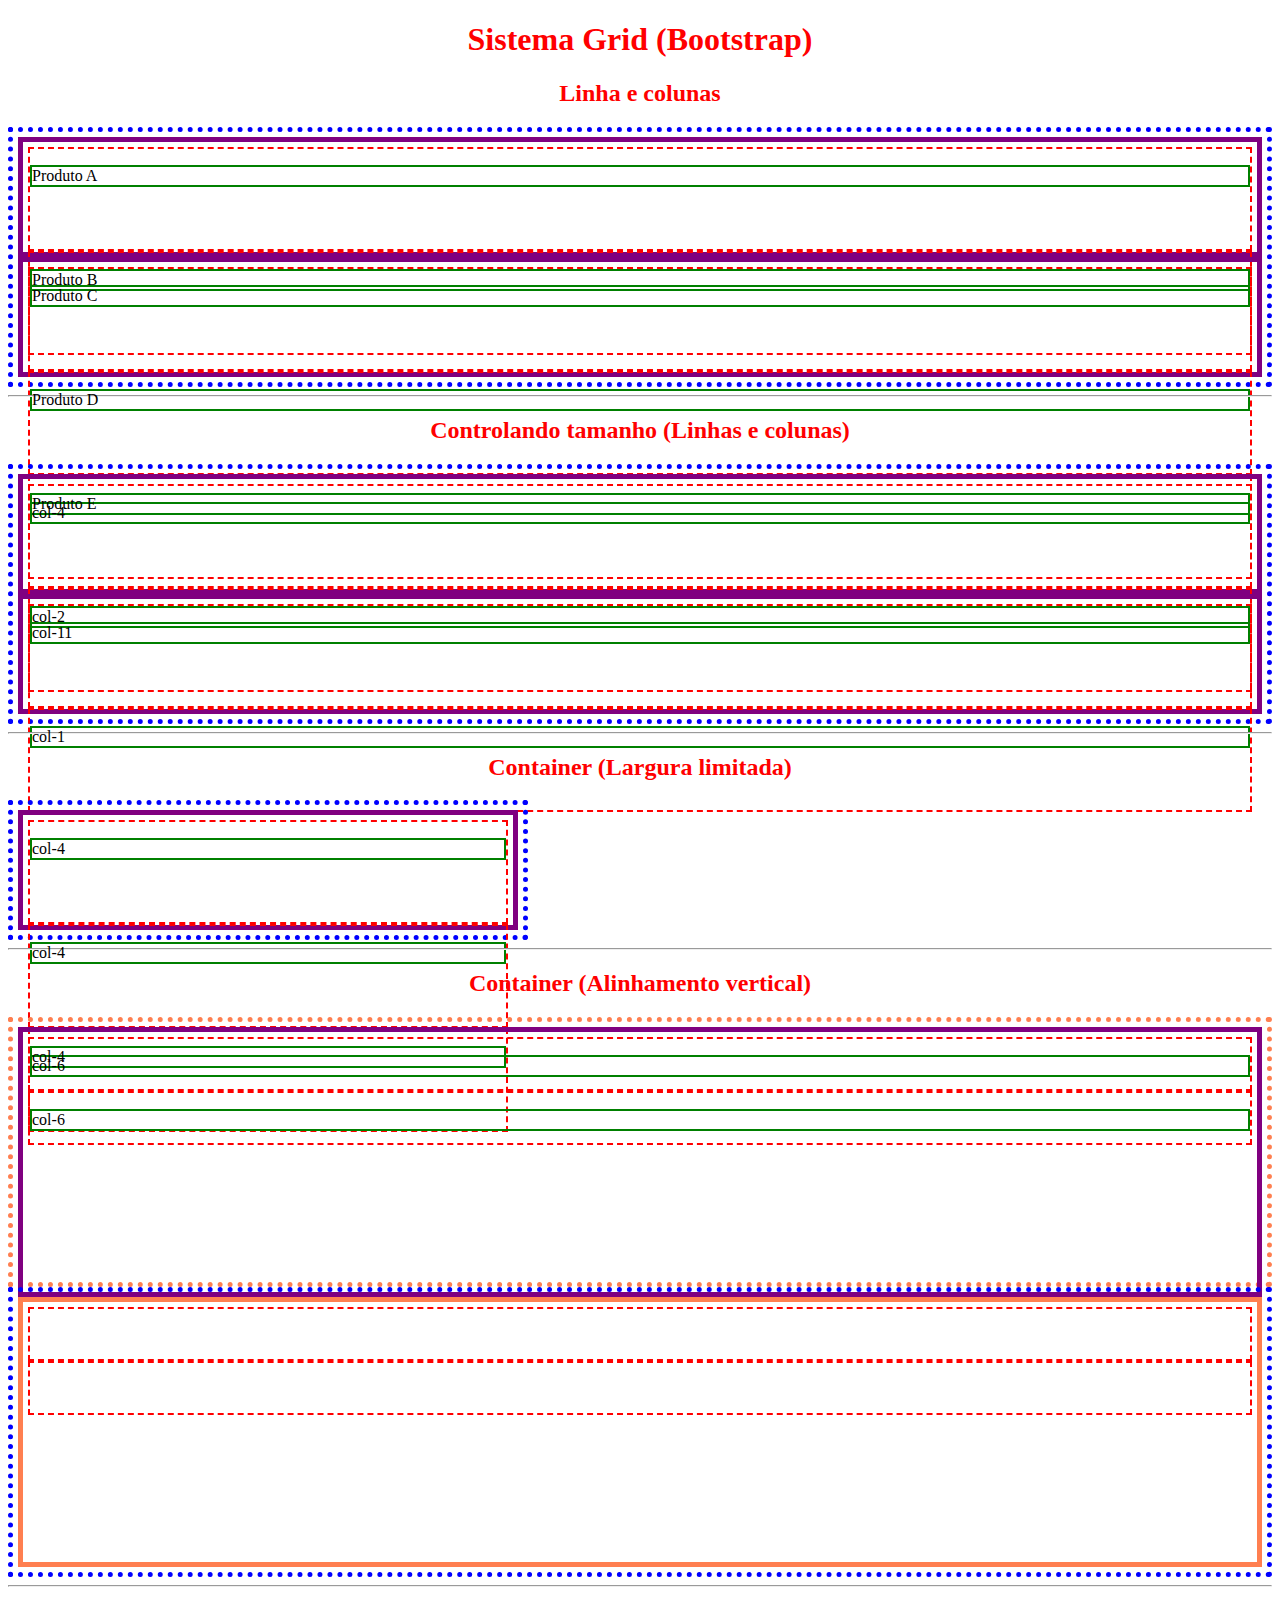
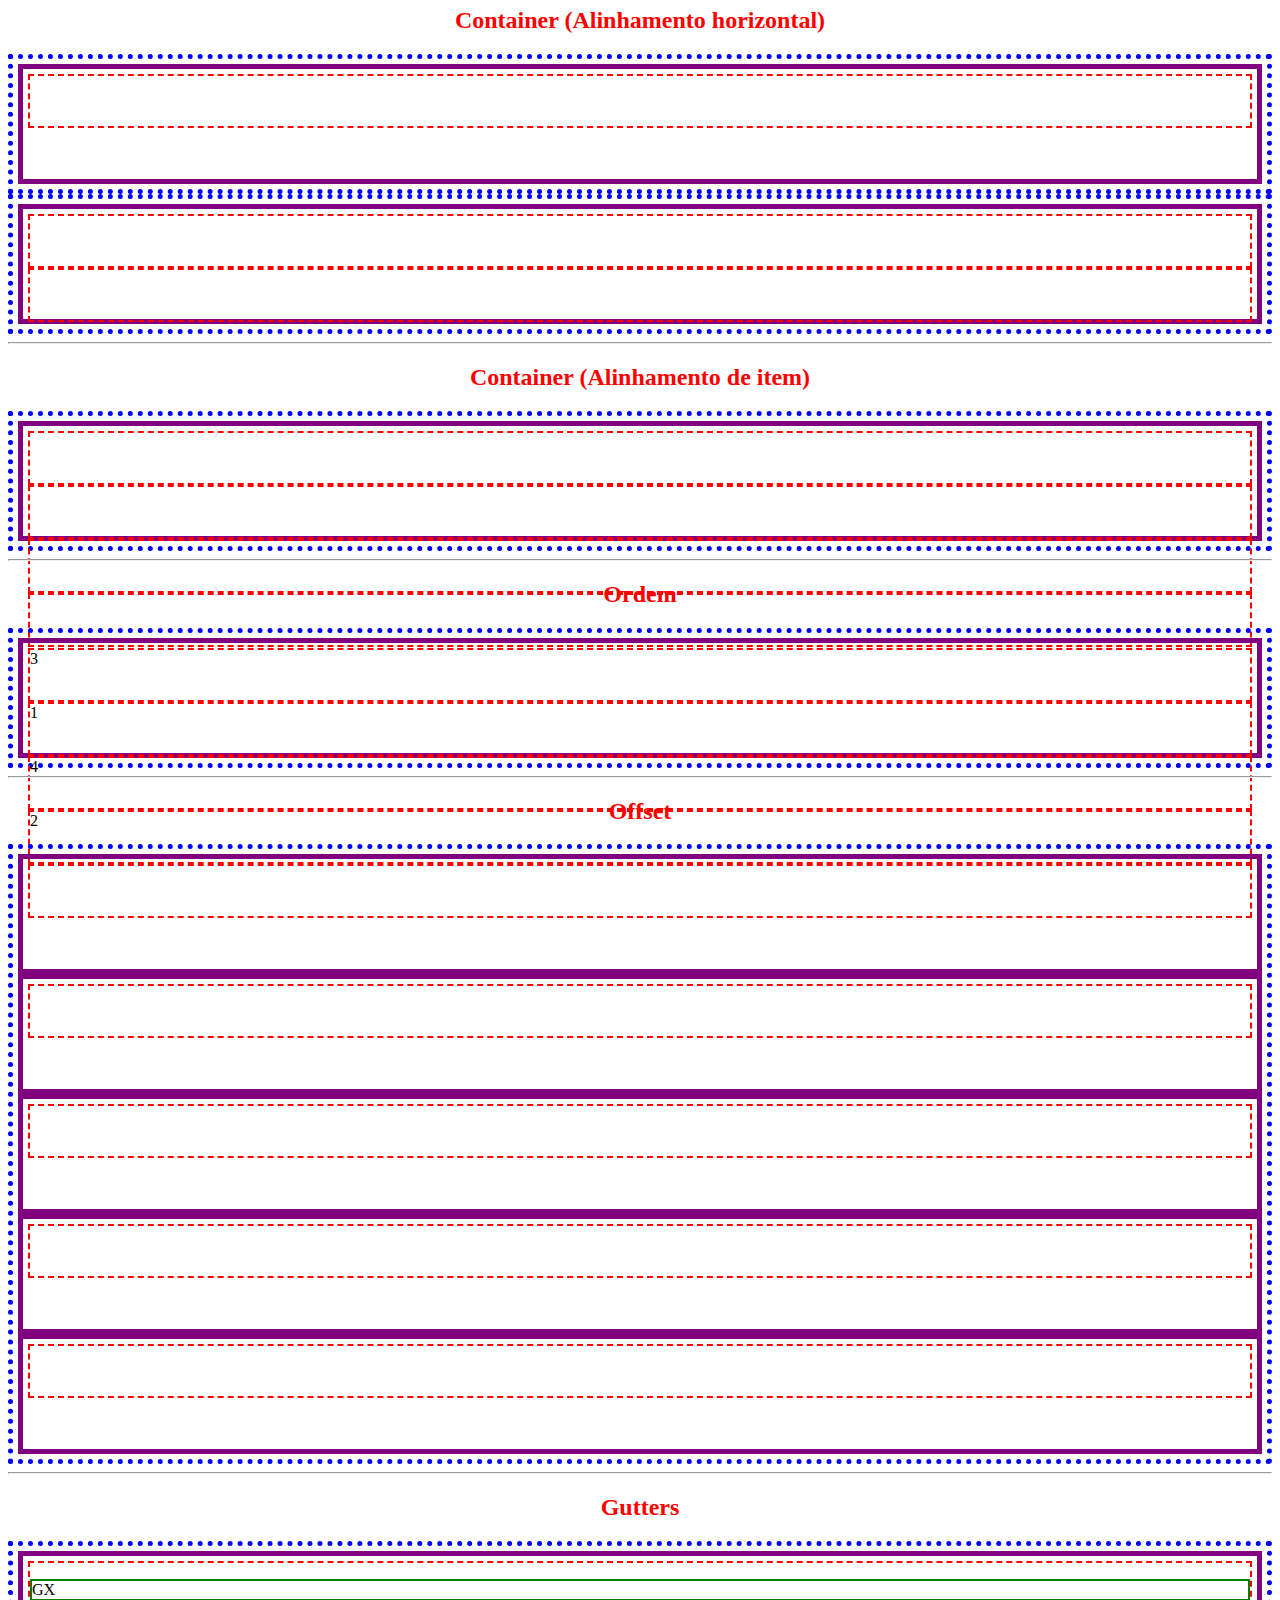
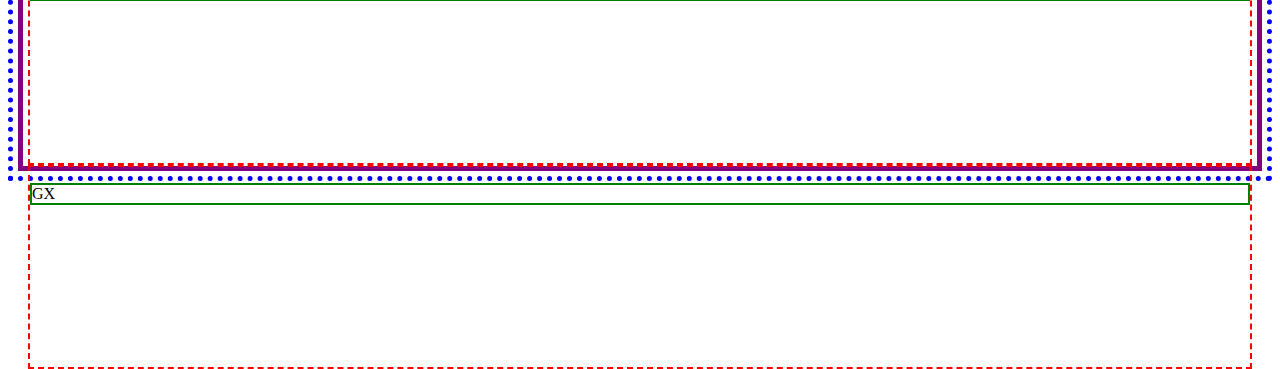
<file: 6_EX_Grid/index.html>
<!DOCTYPE html>
<html lang="pt-br">
<head>
  <meta charset="UTF-8">
  <meta http-equiv="X-UA-Compatible" content="IE=edge">
  <meta name="viewport" content="width=device-width, initial-scale=1.0">

    <!-- Link para (Bootstrap) -->
  <link href="https://cdn.jsdelivr.net/npm/bootstrap@5.3.0/dist/css/bootstrap.min.css" rel="stylesheet" integrity="sha384-9ndCyUaIbzAi2FUVXJi0CjmCapSmO7SnpJef0486qhLnuZ2cdeRhO02iuK6FUUVM" crossorigin="anonymous">

  <!-- Link para CSS (Próprio) -->
  <link rel="stylesheet" href="css/styles.css">
  <title>Grid</title>
</head>
<body>
  <h1>Sistema Grid (Bootstrap)</h1>
  <h2>Linha e colunas</h2>

  <div class="container">
    <div class="row">
      <div class="col">
        <p>Produto A</p>
      </div>
      <div class="col">
        <p>Produto B</p>
      </div>
    </div>
    <div class="row">
      <div class="col">
        <p>Produto C</p>
      </div>
      <div class="col">
        <p>Produto D</p>
      </div>
      <div class="col">
        <p>Produto E</p>
      </div>
    </div>
  </div>
  <hr>

  <!-- ___________________________________________ -->
  <!-- tamanho colunas (Controlando) -->

  <h2>Controlando tamanho (Linhas e colunas)</h2>

  <div class="container">
    <div class="row">
      <div class="col-4">
        <p>col-4</p>
      </div>
      <div class="col-2">
        <p>col-2</p>
      </div>
    </div>
    <div class="row">
      <div class="col-11">
        <p>col-11</p>
      </div>
      <div class="col-1">
        <p>col-1</p>
      </div>
    </div>
  </div>
  <hr>

  <!-- ___________________________________________ -->
  <!-- Container (Largura limitada) --> 

  <h2>Container (Largura limitada)</h2>

  <div class="container" id="largura-limitada">
    <div class="row">
      <div class="col-4">
        <p>col-4</p>
      </div>
      <div class="col-4">
        <p>col-4</p>  
      </div>
      <div class="col-4">
        <p>col-4</p>  
      </div>
    </div>
  </div>
  <hr>

  <!-- ___________________________________________ -->
  <!-- Container (Alinhamento vertical) --> 
  <!-- Muito parecido com (Flex-box) -->

  <h2>Container (Alinhamento vertical)</h2>

  <div class="container" id="vertical">
    <div class="row align-items-end">
      <div class="col-6">
        <p>col-6</p>
      </div>
      <div class="col-6">
        <p>col-6</p>
      </div>
    </div>
  </div>

  <div class="container">
    <div class="row align-items-center" id="vertical">
      <div class="col-6"></div>
      <div class="col-6"></div>
    </div>
  </div>
  <hr>

  <!-- ___________________________________________ -->
  <!-- Container (horizontal) --> 
  <!-- Muito parecido com (Flex-box) -->

  <h2>Container (Alinhamento horizontal)</h2>

  <!-- Alinhamento horizontal -->
  <div class="container" >
    <div class="row align-items-center justify-content-center">
      <div class="col-3"></div>
    </div>
  </div>

  <div class="container" >
    <div class="row justify-content-end">
      <div class="col-3"></div>
      <div class="col-3"></div>
    </div>
  </div>
  <hr>

  <!-- ___________________________________________ -->
  <!-- Container (Alinhamento de item) --> 
  <!-- Muito parecido com (Flex-box) -->

  <h2>Container (Alinhamento de item)</h2>

  <!-- Alinhamento de item -->
  <div class="container" >
    <div class="row">
      <div class="col-3"></div>
      <div class="col-3 align-self-center"></div>
      <div class="col-3"></div>
      <div class="col-3 align-self-end"></div>
    </div>
  </div>
  <hr>

  <!-- ___________________________________________ -->
  <!-- Container (Alinhamento de item) --> 
  <!-- Muito parecido com (Flex-box) -->

  <h2>Ordem</h2>

  <!-- Ordem -->
  <div class="container" >
    <div class="row">
      <!-- Obs: Digitar order-x (Depois) -->
      <div class="col-3 order-3">3</div>
      <div class="col-3 order-1">1</div>
      <div class="col-3 order-4">4</div>
      <div class="col-3 order-1">2</div>
    </div>
  </div>
  <hr>

  <!-- ___________________________________________ -->
  <!-- Offset --> 
  <!-- Muito parecido com (Flex-box) -->

  <h2>Offset</h2>
  <!-- Offset -->
  <div class="container" id="offset">
    <div class="row">
      <div class="col-md-3 offset-md-1"></div>
    </div>
    <div class="row">
      <div class="col-md-3 offset-md-2"></div>
    </div>
    <div class="row">
      <div class="col-md-3 offset-md-3"></div>
    </div>
    <div class="row">
      <div class="col-md-3 offset-md-4"></div>
    </div>
    <div class="row">
      <div class="col-md-3 offset-md-5"></div>
    </div>
  </div>
  <hr>

  <!-- ___________________________________________ -->
  <!-- Gutters -->
  <!-- Muito parecido com (Flex-box) -->

  <h2>Gutters</h2>

  <div class="container" id="gutter">
    <div class="row g-5">
      <div class="col">
        <p>GX</p>
       </div>
       <div class="col">
        <p>GX</p>
       </div>
    </div>


  
</body>
</html>
</file>
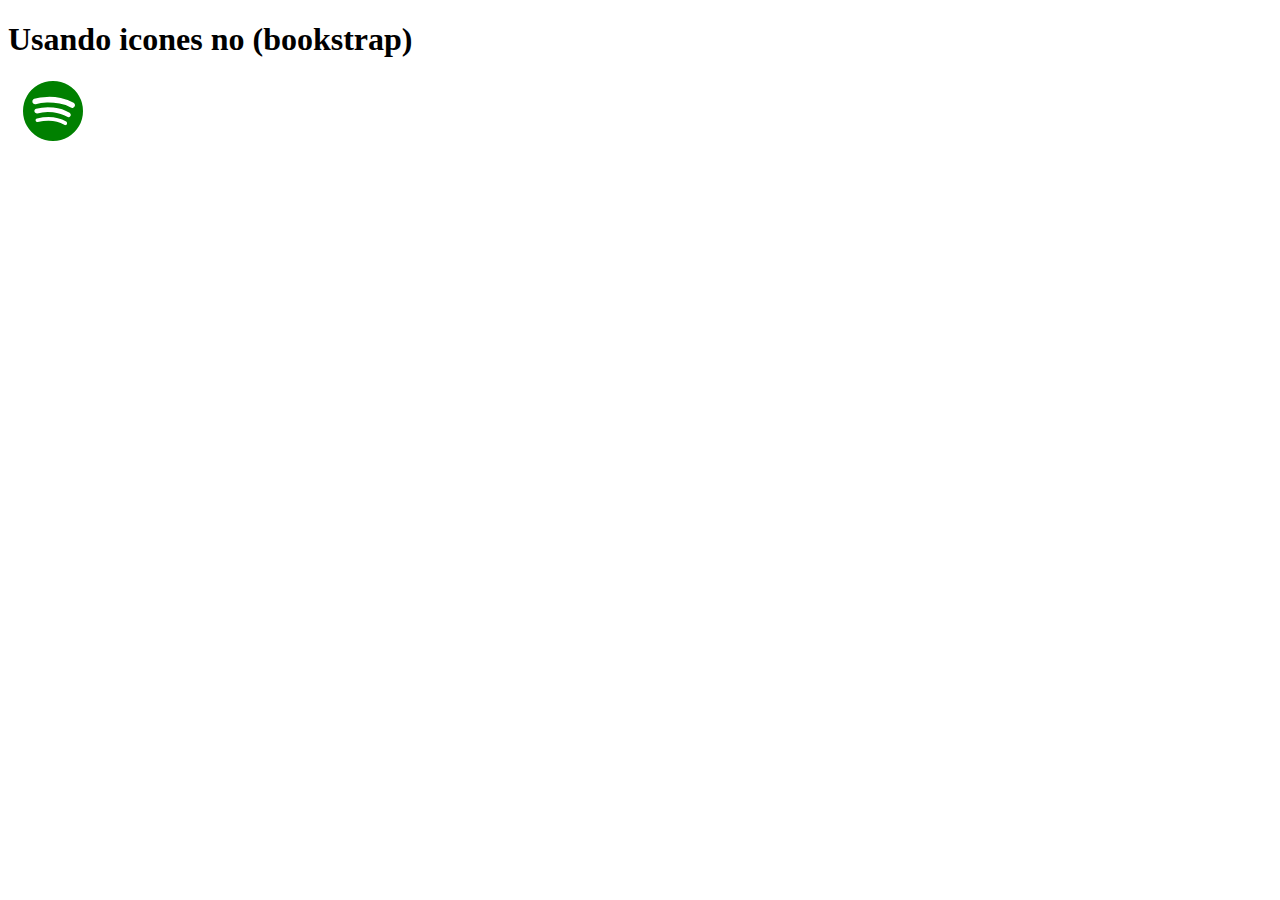
<file: 7_EX_Icones/index.html>
<!DOCTYPE html>
<html lang="pt-br">
<head>
    <meta charset="UTF-8">
    <meta name="viewport" content="width=device-width, initial-scale=1.0">
    <title>Icones no bookstrap</title>
    <!-- link para bookstrap -->
    <link href="https://cdn.jsdelivr.net/npm/bootstrap@5.3.1/dist/css/bootstrap.min.css" rel="stylesheet" integrity="sha384-4bw+/aepP/YC94hEpVNVgiZdgIC5+VKNBQNGCHeKRQN+PtmoHDEXuppvnDJzQIu9" crossorigin="anonymous">
    <!--   link para icones de bookstrap-->
    <link rel="stylesheet" href="https://cdn.jsdelivr.net/npm/bootstrap-icons@1.10.5/font/bootstrap-icons.css">
    <!-- css -->
    <link rel="stylesheet" href="style.css">

</head>
<body>
   
    <h1>Usando icones no (bookstrap) </h1>
    <i class="bi bi-spotify"></i>
   
</body>
</html>
</file>
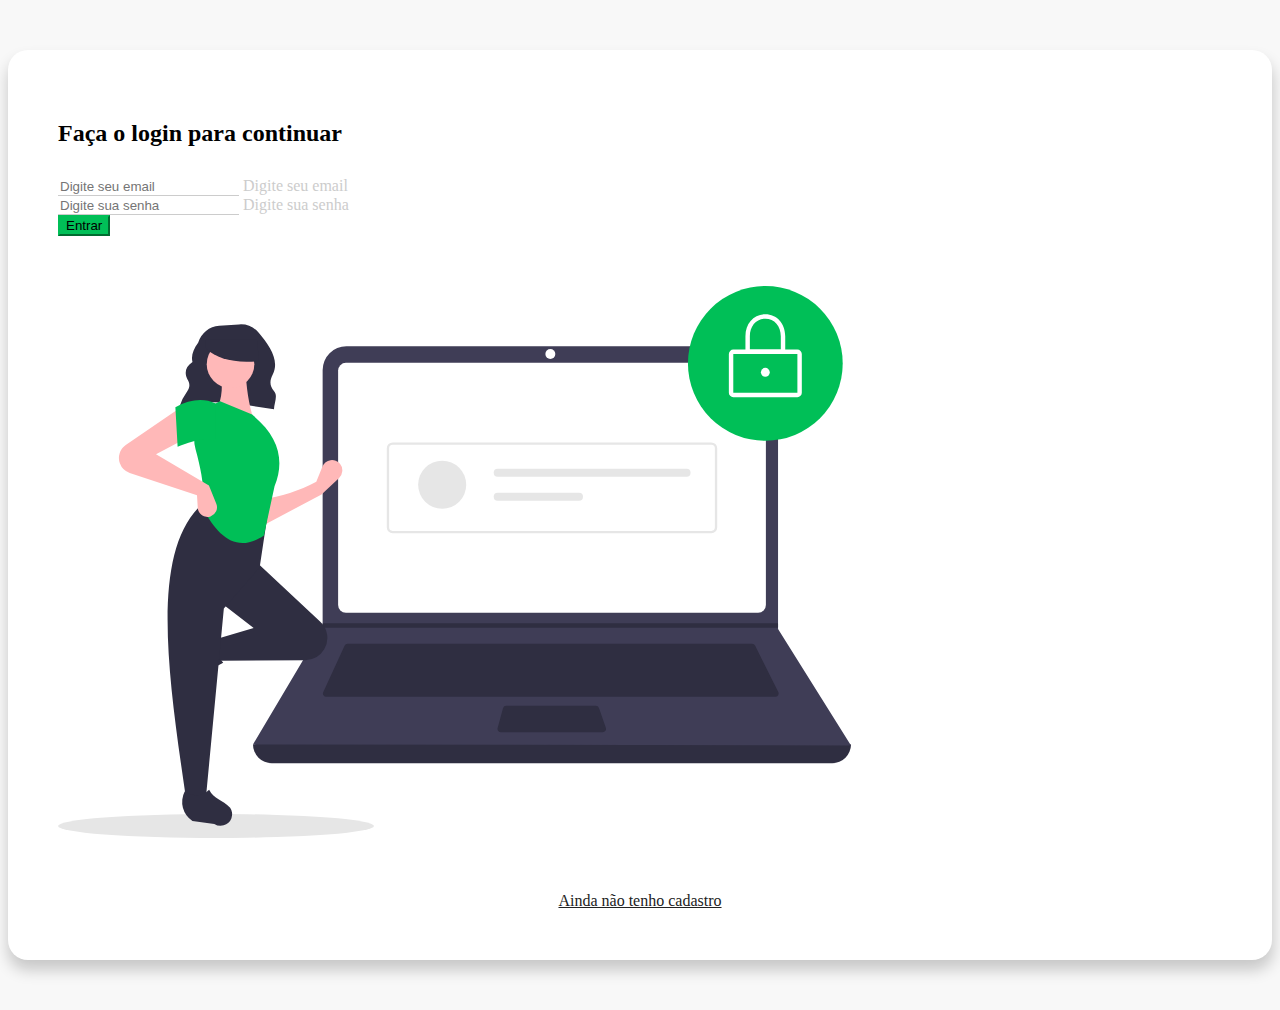
<file: 10_EX_Formulários/login.html>
<!DOCTYPE html>
<html lang="pt-br">
<head>
  <meta charset="UTF-8">
  <meta http-equiv="X-UA-Compatible" content="IE=edge">
  <meta name="viewport" content="width=device-width, initial-scale=1.0">

  <!-- Link (Bootstrap) -->
  <link href="https://cdn.jsdelivr.net/npm/bootstrap@5.3.1/dist/css/bootstrap.min.css" rel="stylesheet" integrity="sha384-4bw+/aepP/YC94hEpVNVgiZdgIC5+VKNBQNGCHeKRQN+PtmoHDEXuppvnDJzQIu9" crossorigin="anonymous">

  <!-- JavaScript Bundle with Popper -->
  <script src="https://cdn.jsdelivr.net/npm/bootstrap@5.3.1/dist/js/bootstrap.bundle.min.js" integrity="sha384-HwwvtgBNo3bZJJLYd8oVXjrBZt8cqVSpeBNS5n7C8IVInixGAoxmnlMuBnhbgrkm" crossorigin="anonymous" defer></script>

  <!-- Link CSS (Próprio) -->
  <link rel="stylesheet" href="css/styles.css">

  <title>Login</title>
</head>
<body>

<!-- Digitar programa (Aqui) -->
<div class="container col-11 col-md-9" id="form-container">
  <!-- Cria um container responsivo com largura personalizada em diferentes breakpoints -->
  <div class="row aling-itens-center gx-5">
    <!-- Cria uma linha com elementos alinhados verticalmente e espaçamento horizonta personalizado -->
    <div class="col-md-6 order-md-2">
      <!--Cria uma coluna responsiva para dispositivos médios, altera a ordem de exibição em dispositivos médios -->
      <h2>Faça o login para continuar</h2>

      <form>
        <!-- Cria um formulário -->
        <div class="form-floating mb-3">
          <!-- Cria um campo de formulário com estilo de flutuação e margem inferior -->
          <input type="email" class="form-control" name="email" id="email" placeholder="Digite seu email">
          <!-- Cria um campo de entrada de email -->
          <label for="email" class="from-label">Digite seu email</label>
          <!-- Cria um rótulo para o campo de email -->
        </div>
        <div class="form-floating mb-3">
          <input type="password" class="form-control" id="password" name="password" placeholder="Digite sua senha">
          <label for="password" class="form-label">Digite sua senha</label>
        </div>
        <input type="submit" class="btn btn-primary botao" value="Entrar">
        <!-- Criar um botão de envio do formulário com estilo primário -->
      </form>
  </div>
  <div class="col-md-6 order-md-1">
    <div class="col-12">
      <!-- Cria uma coluna ocupando 12 colunas em todos os breakpoints -->
      <img src="img/login.svg" alt="Hello new costumer" class="img-fluid">
      <!-- Cria uma imagem respomnsiva ocupando toda a alrgura disponivel -->
    </div>
    <div class="col-12" id="link-container">
      <!-- Cria uma coluna ocupando 12 colunas em todos os breakpoints com um ID "link-container" -->
      <a href="register.html">Ainda não tenho cadastro</a>
      <!-- Cria um link para a página "registrer.html" -->
    </div>
  </div>
  </div>
</div>
</body>
</html>
</file>
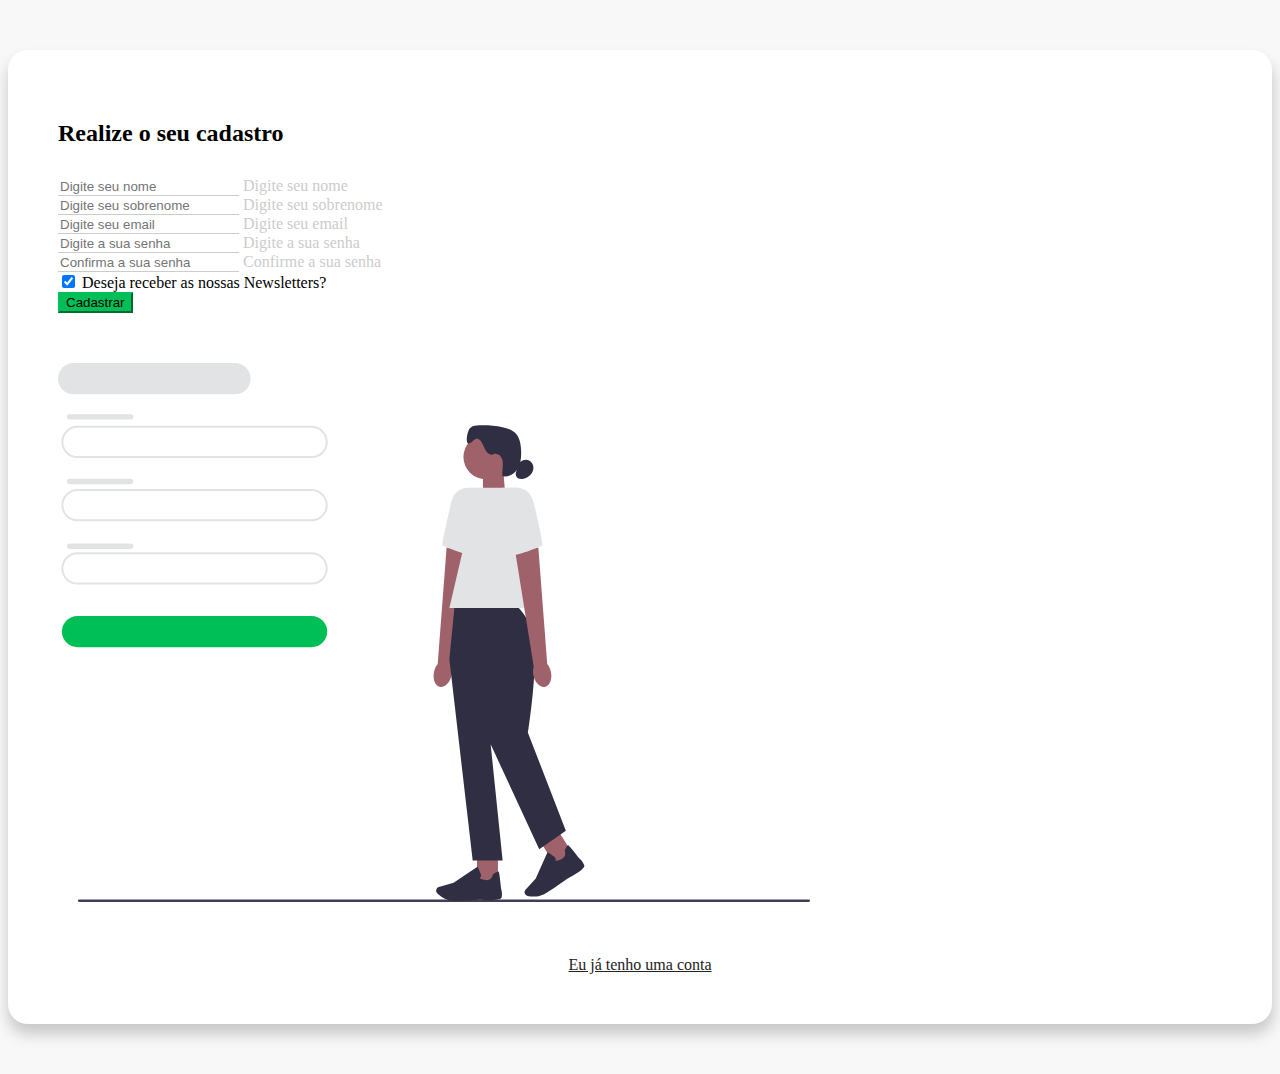
<file: 10_EX_Formulários/register.html>
<!DOCTYPE html>
<html lang="pt-br">
<head>
    <meta charset="UTF-8">
    <meta http-equiv="X-UA-Compatible" content="IE=edge">
    <meta name="viewport" content="width=device-width, initial-scale=1.0">

  <!-- Link (Bootstrap) -->
  <link href="https://cdn.jsdelivr.net/npm/bootstrap@5.3.1/dist/css/bootstrap.min.css" rel="stylesheet" integrity="sha384-4bw+/aepP/YC94hEpVNVgiZdgIC5+VKNBQNGCHeKRQN+PtmoHDEXuppvnDJzQIu9" crossorigin="anonymous">

  <!-- JavaScript Bundle with Popper -->
  <script src="https://cdn.jsdelivr.net/npm/bootstrap@5.3.1/dist/js/bootstrap.bundle.min.js" integrity="sha384-HwwvtgBNo3bZJJLYd8oVXjrBZt8cqVSpeBNS5n7C8IVInixGAoxmnlMuBnhbgrkm" crossorigin="anonymous" defer></script>

  <!-- Link CSS (Próprio) -->
  <link rel="stylesheet" href="css/styles.css">

    <title>Register</title>
</head>
<body>
  

<!-- Digitar programa (Aqui) -->
<div class="container col-11 col-md-9" id="form-container">
  <!-- Cria um container responsivo com largura personalizada em diferentes breackpoints -->
  <div class="row gx-5">
    <!-- Cria uma linha com espaçamento horizontal personalizado -->
    <div class="col-md-6">
      <!-- Cria uma coluna responsiva para dispositivos médios -->
      <h2>Realize o seu cadastro</h2>
      <!-- Cria um cabeçalho de segundo nível -->
      <form>
        <!-- Cria um formulário -->
        <div class="form-floating mb-3">
          <input type="text" class="form-control" id="name" placeholder="Digite seu nome">
          <label for="name" class="form-label">Digite seu nome</label>
        </div>
        <!-- Fim do campo de nome -->
        <div class="form-floating mb-3">
          <input type="text" class="form-control" id="lastname" name="lastname" placeholder="Digite seu sobrenome">
          <label for="lastname" class="form-label">Digite seu sobrenome</label>
        </div>
        <div class="form-floating mb-3">
          <input type="email" class="form-control" id="email" name="email" placeholder="Digite seu email">
          <label for="email" class="form-label">Digite seu email</label>
        </div>
        <div class="form-floating mb-3">
          <input type="password" class="form-control" id="password" name="password" placeholder="Digite a sua senha">
          <label for="password" class="form-label">Digite a sua senha</label>
        </div>
        <div class="form-floating mb-3">
          <input type="password" class="form-control" id="confirmpassword" name="confirmpassword" placeholder="Confirma a sua senha">
          <label for="confirmpassword" class="form-label">Confirme a sua senha</label>
        </div>
        <div class="mb-3">
          <div class="form-check mb-2">
            <!-- Cria um checkbox com estilo de formulário -->
            <input class="form-check-input" type="checkbox" value="" id="newsletter" checked>
            <label class="form-check-label" for="newsletter">
              Deseja receber as nossas Newsletters?
            </label>
          </div>
        </div>
        <input type="submit" class="btn btn-primary botao" value="Cadastrar">
        <!-- Cria um botão de envio do formulário com estilo primário -->
      </form>
      <!-- Fim do formulário -->
    </div>
    <!-- Fim da coluna de cadastro -->
    <div class="col-md-6">
      <!-- Cria uma coluna responsiva para dispositivos médios -->
      <div class="row align-items-center">
        <!-- Cria uma linha com elemnetos alinhados verticalmente -->
        <div class="col-12">
          <!-- Cria uma coluna ocupando 12 colunas em todos os breackpoints -->
          <img src="img/sign_up.svg" alt="Hello New Customer" class="img-fluid">
          <!-- Cria uma imagem responsiva ocupando toda a largura disponível -->
        </div>
        <!-- Fim da coluna da imagem -->
        <div class="col-12" id="link-container">
          <!--  Cria uma coluna ocupando 12 colunas em todos os breackpoints com um ID "link-container"  -->
          <a href="login.html">Eu já tenho uma conta</a>
        </div>
      </div>
    </div>
  </div>
</div>


</body>
</html>
</file>
<file: 11_EX_Navbar/css/styles.css>
* {
    font-family: 'Montserrat', sans-serif;
}

body {
    background-color: #252525;
    color: #fff;
}

.primary-bg-color {
    background-color: #252525;
}

.destaque {
    background-color: #0d0d0d;
}

.secondary-bg-color {
    background-color: #976df2;
}

.light-bg-color {
    background-color: #fcf5eb;
}

.dark-bg-color {
    background-color: #0d0d0d;
}

.primary-color {
    color: #976df2;
}

.secondary-color {
    color: #f2f2f2;
}

.light-color {
    color: #fcf5eb;
}

#navbar .navbar-nav {
    flex-direction: row;
    justify-content: flex-end;
}

#navbar .navbar-nav li {
    margin-left: 1em;
}

#navbar a,
#navbar button {
    color: #fff;
}

#navbar li {
    position: relative;
}

#navbar i {
    font-size: 20px;
}

#navbar i:hover {
    color: #976df2;
}

#navbar span {
    position: absolute;
    top: -8px;
    right: -8px;
    width: 20px;
    height: 20px;
    border-radius: 50%;
    background-color: #ef3636;
    text-align: center;
}

#bag-item span {
    left: 20px;
}

.navbar-brand {
    font-weight: 700;
    width: 100%;
    text-align: center;
}

.sobre a:hover {
    color: #0d0d0d !important;
}

@media(min-width: 768px) {
    .navbar-brand {
        text-align: left;
    }
}

#navbar-items {
    justify-content: space-between;
}

/* hxdsutfgwaurtfgawrufr */

@media(min-width: 768px) {
    #navbar-items {
        display: flex;
        min-width: 80%;
    }
}

#search-form,
#news-form {
    width: 100%;
    margin: 2em 0;
}

@media (min-width: 768px) {
    #search-form, #news-form {
    width: 50%;
    margin: 0;
}

}

@media(min-width: 768px) {
    #search-form,
    #news-form {
        border: 2px solid #f2f2f2;
        border-radius: 3px;
        padding: 5px 15px;
    }
}

#search-form input,
#news-form input {
    background-color: transparent;
    border: none;
    color: #fff;
}

#serach-form input:focus,
#news-form input:focus {
    box-shadow: none;
}

#search-form input::placeholder,
#news-form input::placeholder {
    color: #fff;
}

#bottom-navbar-container .container {
    justify-content: flex-end;
}

#bottom-navbar-container a {
    color: #fff;
    font-weight: 600;
}

.navbar-toggler {
    font-size: 1.5em;
}

#banners-container {
    padding: 0;
}

.carousel-caption {
    bottom: 5em;
    padding: 1em;
    left: 12%;
    right: 12%;
}

.carousel-caption h5 {
    font-size: 1.8em;
}

@media(min-width: 768px) {
    #slider .carousel-item,
    #slider img {
        height: 600px;
    }

    .carousel-caption {
        left: 23%;
        right: 23%;
    }

    .carousel-caption h5 {
        font-size: 4em;
    }
}

#mini-banners {
    margin-top: -3em;
    z-index: 10;
}

#mini-banners .col-12 {
    z-index: 1;
    height: 300px;
    padding: 1.5rem;
    position: relative;
    display: flex;
    flex-direction: column;
    justify-content: space-between;
}

@media(min-width: 768px) {
    #mini-banners .col-12 {
        max-width: 30%;
    }

    #mini-banners .col-12 h2 {
        font-size: 2.2em;
    }
}

#mini-banners .col-12 h2 {
    text-transform: uppercase;
    max-width: 50px;
    font-size: 1.3em;
    font-weight: 700;
    line-height: 1em;
}

#mini-banners .col-12 img {
    height: 220px;
    position: absolute;
    right: 1rem;
    bottom: 1rem;
}

#mini-banners .col-12 a {
    font-weight: bold;
    color: #fff;
    transition: .5s;
}

#mini-banners .col-12 a:hover {
    color: #0d0d0d;
}

#mini-banners #mini-banner-1 a:hover {
    color: #976df2;
}
#mini-banners #mini-banner-3 a {
    color: #0d0d0d;
}
#mini-banners #mini-banner-3 a:hover {
    color: #976df2;
}

/* best sellers */
.card-img-top {
    height: 200px;
    object-fit: cover;
}

#best-sellers {
    padding: 4em 0;
}

#best-sellers .row {
    margin: 0;
}

#best-sellers .col-md-3 {
    padding: 0;
}

.title {
    text-transform: uppercase;
    font-weight: 900;
    font-size: 2.5em;
    margin-bottom: 1em;
    text-align: center;
}

@media(min-width: 768px) {
    .title {
        text-align: left;
    }
}

.original-price {
    font-size: 18px;
    color: #f2f2f2;
    text-decoration: line-through;
    margin-right: 10px;
}

.discount-price {
    font-size: 24px;
    color: #976df2;
}

.card {
    text-align: center;
    border-radius: 0;
}

.card img {
    width: 140px;
    margin: 2em auto;
}

.card .card-category {
    font-size: .8rem;
}

.card .card-text {
    margin: 2em 0;
    font-weight: bold;
}

.btn {
    background-color: transparent;
    border-color: #976df2;
}

.btn:hover {
    background-color: #976df2;
    border-color: #976df2;
}

#bottom-banner {
    background-color: #0d0d0d;
    padding: 6em;
    margin-bottom: 4em;
    text-align: center;
}

#bottom-banner .offer-subtitle,
#bottom-banner h2 {
    text-transform: uppercase;
    font-weight: bold;
}

#bottom-banner .btn {
    margin: 2em;
    font-weight: bold;
    padding: 1em;
}

#bottom-banner img {
    max-width: 175px;
}

@media(min-width: 768px) {
    #bottom-banner h2 {
        font-size: 5em;
    }
}
/* produtos */
#new-products {
    margin-bottom: 5rem;
}

#new-products-banner {
    display: flex;
    flex-direction: column;
    justify-content: center;
    align-items: center;
    background-color: #0d0d0d;
}

#new-products-banner h3 {
    text-transform: uppercase;
    font-weight: bold;
    margin-bottom: 1rem;
    font-size: 2rem;
}

#new-products .col-md-4 {
    padding: 0;
}

#new-products .card img {
    height: 150px;
    width: 90px;
    margin: 2em auto;
}
</file>
<file: 4_EX_Alterando_classes/style.css>
h1 {
    color: red;
}
button {
    /* !important - Altera a ordem de importância */
    /* background-color: red !important; */
}
.btn-success {
    /* background-color: red; */
}

/* _________________________________________________ */
/* Breakpoints */

/* Extra small	   None	<576px
Small	           sm	≥576px
Medium	           md	≥768px
Large	           lg	≥992px
Extra large	       xl	≥1200px
Extra extra large  xxl	≥1400px */

/* Tamanho md */
@media (min-width: 768px) {
    h1 {
        color: blue;
    }
}
</file>
<file: 5_EX_Containers/style.css>
.container-fluid {
    border: 5px dotted blue;
}

.container {
    border: 5px solid orange;
}
</file>
<file: 6_EX_Grid/css/styles.css>
/* aula 1 - nosso css */
h1, h2 {
  color: red;
  text-align: center;
}

/* aula 7 - grid */

.container {
  border: 5px dotted blue;
  padding: 5px;
}

.row {
  border: 5px solid purple;
  height: 100px;
  padding: 5px;
  margin: 0;
}

.col {
  border: 2px dashed red;
  height: 100%;
  margin: 0;
}

/* aula 8 - tamanho colunas */
.col-4, .col-2, .col-11, .col-1 {
  border: 2px dashed red;
  height: 100%;
  margin: 0;
}
#largura-limitada{
  max-width: 500px;
}

/* aula 9 - align vert */

#vertical {
  height: 250px;
  border-color: coral;
}

#vertical .row {
  height: 100%;
}

.col-6 {
  border: 2px dashed red;
  height: 50px;
  margin: 0;
}

/* aula 10 -alinhamento horizontal */

#gutter .col-6 {
  margin: 0;
}

.col-3 {
  border: 2px dashed red;
  height: 50px;
  margin: 0;
}

/* aula de offset */
#offset .row {
  height: 100px;
}

.col-md-3 {
  border: 2px dashed red;
  height: 50px;
}

/* Gutter */
#gutter .row {
  height: 200px;
}

#gutter .col-6 {
  margin: auto;
}

.row p {
  border: 2px solid green;
}
</file>
<file: 7_EX_Icones/style.css>
.bi {
    font-size: 60px;
    margin-left: 15px;
    color: green;
}
</file>
<file: 10_EX_Formulários/css/styles.css>
/* Definição de estilo do corpo da página */
body {
    background-color: #f8f8f8;
}
/*estilos do formulario*/
#form-container {
    background-color: #FFF; /*cor do fundo*/
    border-radius: 20px; /*arredonda*/
    box-shadow: .5px 10px 15px rgba(0, 0, 0, 0.2);/*sombra*/
    margin: 25px auto;
    padding: 25px;
}
/* estilos especificos p larguras de telas maiores ou iguais a 768px*/
@media (min-width: 768px) {
    #form-container {
        margin: 50px auto;
        padding: 50px;
    }
}

/*estilos´p os cabeçalhos do formulario*/
#form-container h2 {
    font-weight: 900; /*peso da fonte*/
    margin-bottom: 30px;
}

/*estilos p link dentro do formulario*/
#form-container a {
    color: #222; /*cor do texto do link*/
    transition: .5s; /*transição suave*/
}

/*estilos p link dentro do formulario quando hover*/
#form-container a:hover {
    color: #009033;/*cor do texto qnd passar o mouse*/
}

/*estilos p o formulario em si*/
#form-container form {
    padding-bottom: 50px; /*preenchimento inferior*/
}

/*estilos p os campos de entrada de formulario*/
#form-container .form-control {
    border: none;
    border-bottom: 1px solid #CCC; /*borda inferior*/
    border-radius: 0;
}

/*estilos p o campo de entrada qnd em foco*/
#form-container .form-control:focus {
    box-shadow: none;
}

/*estilos p os rotulos flutuantes*/
#form-container .form-floating label {
    color: #CCC; /*cor do rotulo */
}

/*estilos p os rotulos flutuantes qnd o campo está em foco */
#form-container .form-floating > .form-control:focus~label {
    color: #222; /*cor do rotulo qnd em foco*/
}

/*estilos p os checkboxes marcados e botão de envio do formulário*/
#form-container .form-check-input:checked,
#form-container input[type="submit"] {
    background-color: #00BF57;
    border-color: #00BF57;
}

/*estilos p botoes primarios*/
.btn.btn-primary {
    width: 100%;/*largura total*/
}

/*estilos p botão personalizado com classe botao*/
.botao {
    background-color: #00BF57 !important; /*cor do fundo do botao*/
    border-color: #00BF57 !important;/*cor da borda do botao*/
}
.botao:hover {
    background-color: #009033 !important; /*cor de fundo do botao ao passar o mouse*/
    border-color:#009033 !important;/*cor da borda do botãp ao passar o mouse*/
}

/*estilos p larguras de tela maiores ou iguais a 768px*/
@media(min-width:768px) {
    /*estilos p botôes primários em telas grandes*/
    .btn.btn-primary {
        width: auto;
    }
}

/*estilos p alinhar conteudo verticalmente*/
.row.align-items-center {
    align-content: center; /*alinhamento vertical do conteudo*/
    height: 100%;
}

/*estilos p o container de links*/
#link-container {
    text-align: center;
    padding-top: 50px;
}
</file>
